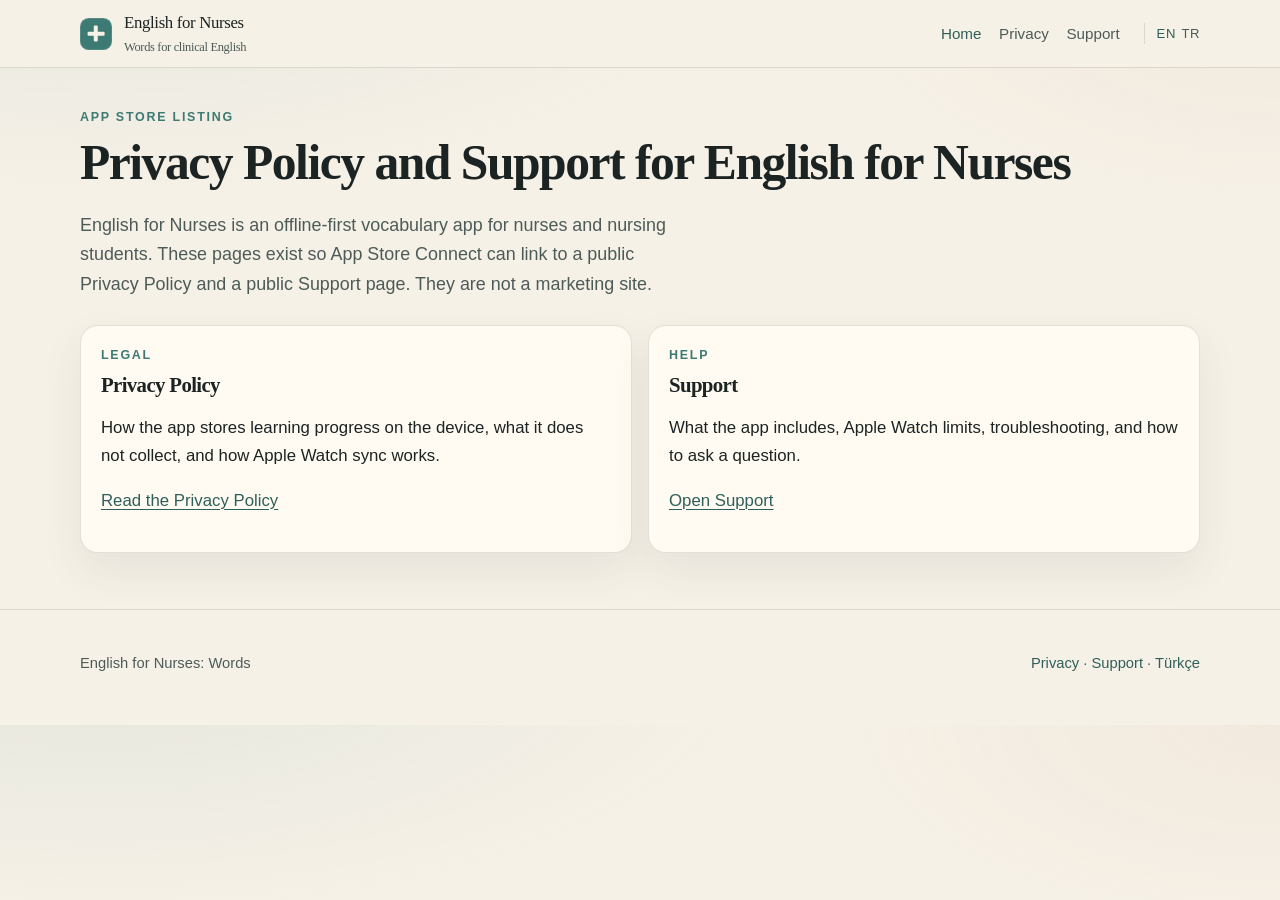
<file: index.html>
<!DOCTYPE html>
<html lang="en">
  <head>
    <meta charset="utf-8" />
    <meta name="viewport" content="width=device-width, initial-scale=1" />
    <title>English for Nurses — Privacy &amp; Support</title>
    <meta
      name="description"
      content="Public Privacy Policy and Support pages for English for Nurses: Words, an offline English-learning app for nurses."
    />
    <link rel="stylesheet" href="style.css" />
  </head>
  <body>
    <a class="skip" href="#main">Skip to content</a>
    <header class="top">
      <div class="top-inner">
        <a class="brand" href="index.html">
          <span class="mark" aria-hidden="true"></span>
          <span class="brand-name">
            English for Nurses
            <small>Words for clinical English</small>
          </span>
        </a>
        <nav aria-label="Primary">
          <a href="index.html" aria-current="page">Home</a>
          <a href="privacy.html">Privacy</a>
          <a href="support.html">Support</a>
          <span class="lang" aria-label="Language">
            <a href="index.html" aria-current="page">EN</a>
            <a href="index-tr.html">TR</a>
          </span>
        </nav>
      </div>
    </header>
    <main id="main" class="hero">
      <div class="wrap">
        <p class="kicker">App Store listing</p>
        <h1>Privacy Policy and Support for English for Nurses</h1>
        <p class="lede">
          English for Nurses is an offline-first vocabulary app for nurses and
          nursing students. These pages exist so App Store Connect can link to
          a public Privacy Policy and a public Support page. They are not a
          marketing site.
        </p>
        <div class="cards">
          <article class="card">
            <p class="kicker">Legal</p>
            <h2>Privacy Policy</h2>
            <p>
              How the app stores learning progress on the device, what it does
              not collect, and how Apple Watch sync works.
            </p>
            <p><a href="privacy.html">Read the Privacy Policy</a></p>
          </article>
          <article class="card">
            <p class="kicker">Help</p>
            <h2>Support</h2>
            <p>
              What the app includes, Apple Watch limits, troubleshooting, and
              how to ask a question.
            </p>
            <p><a href="support.html">Open Support</a></p>
          </article>
        </div>
      </div>
    </main>
    <footer>
      <div class="foot-inner">
        <span>English for Nurses: Words</span>
        <span>
          <a href="privacy.html">Privacy</a>
          ·
          <a href="support.html">Support</a>
          ·
          <a href="index-tr.html">Türkçe</a>
        </span>
      </div>
    </footer>
  </body>
</html>
</file>
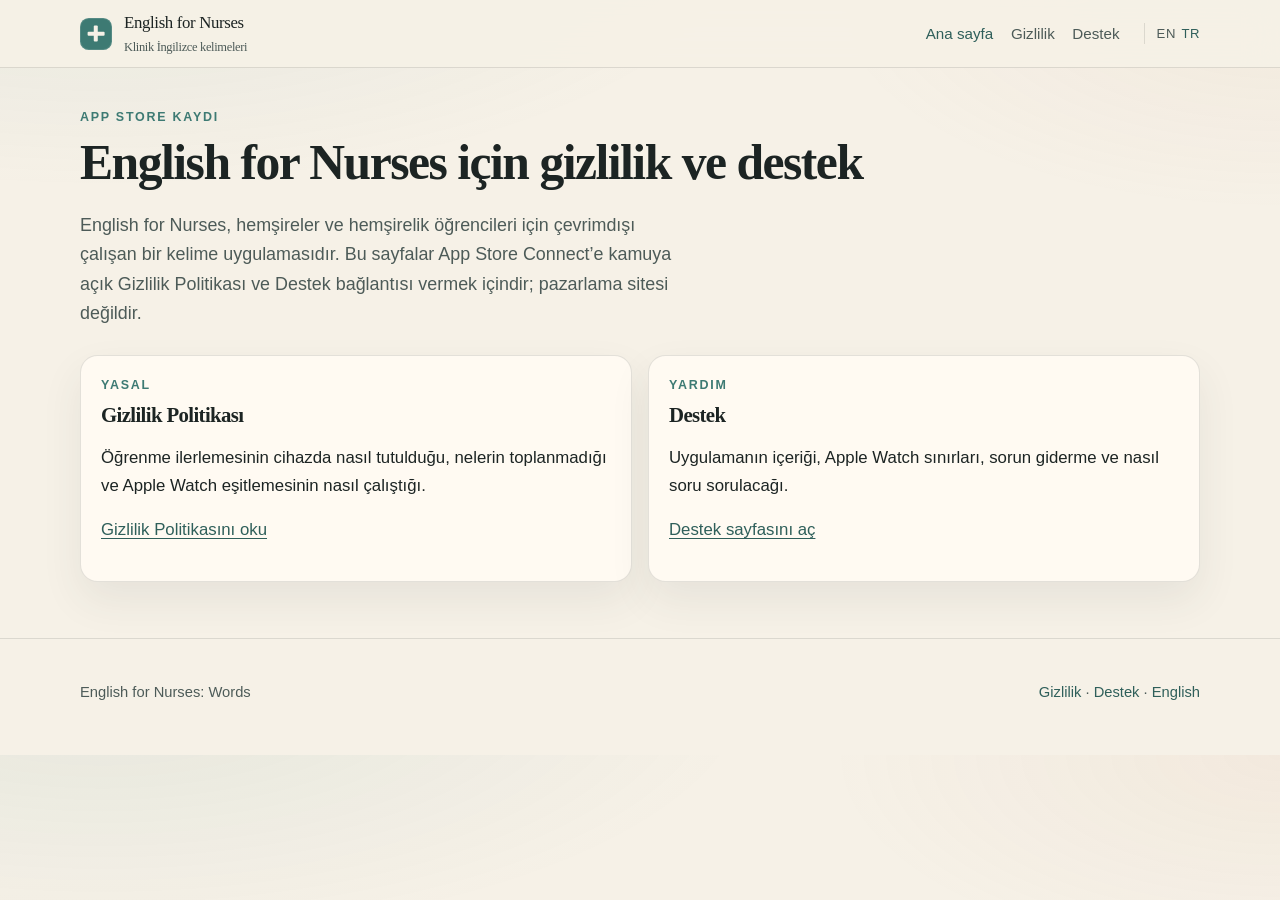
<file: index-tr.html>
<!DOCTYPE html>
<html lang="tr">
  <head>
    <meta charset="utf-8" />
    <meta name="viewport" content="width=device-width, initial-scale=1" />
    <title>English for Nurses — Gizlilik ve Destek</title>
    <meta
      name="description"
      content="English for Nurses: Words uygulamasının kamuya açık Gizlilik Politikası ve Destek sayfaları."
    />
    <link rel="stylesheet" href="style.css" />
  </head>
  <body>
    <a class="skip" href="#main">İçeriğe geç</a>
    <header class="top">
      <div class="top-inner">
        <a class="brand" href="index-tr.html">
          <span class="mark" aria-hidden="true"></span>
          <span class="brand-name">
            English for Nurses
            <small>Klinik İngilizce kelimeleri</small>
          </span>
        </a>
        <nav aria-label="Ana menü">
          <a href="index-tr.html" aria-current="page">Ana sayfa</a>
          <a href="privacy-tr.html">Gizlilik</a>
          <a href="support-tr.html">Destek</a>
          <span class="lang" aria-label="Dil">
            <a href="index.html">EN</a>
            <a href="index-tr.html" aria-current="page">TR</a>
          </span>
        </nav>
      </div>
    </header>
    <main id="main" class="hero">
      <div class="wrap">
        <p class="kicker">App Store kaydı</p>
        <h1>English for Nurses için gizlilik ve destek</h1>
        <p class="lede">
          English for Nurses, hemşireler ve hemşirelik öğrencileri için
          çevrimdışı çalışan bir kelime uygulamasıdır. Bu sayfalar App Store
          Connect’e kamuya açık Gizlilik Politikası ve Destek bağlantısı
          vermek içindir; pazarlama sitesi değildir.
        </p>
        <div class="cards">
          <article class="card">
            <p class="kicker">Yasal</p>
            <h2>Gizlilik Politikası</h2>
            <p>
              Öğrenme ilerlemesinin cihazda nasıl tutulduğu, nelerin
              toplanmadığı ve Apple Watch eşitlemesinin nasıl çalıştığı.
            </p>
            <p><a href="privacy-tr.html">Gizlilik Politikasını oku</a></p>
          </article>
          <article class="card">
            <p class="kicker">Yardım</p>
            <h2>Destek</h2>
            <p>
              Uygulamanın içeriği, Apple Watch sınırları, sorun giderme ve
              nasıl soru sorulacağı.
            </p>
            <p><a href="support-tr.html">Destek sayfasını aç</a></p>
          </article>
        </div>
      </div>
    </main>
    <footer>
      <div class="foot-inner">
        <span>English for Nurses: Words</span>
        <span>
          <a href="privacy-tr.html">Gizlilik</a>
          ·
          <a href="support-tr.html">Destek</a>
          ·
          <a href="index.html">English</a>
        </span>
      </div>
    </footer>
  </body>
</html>
</file>
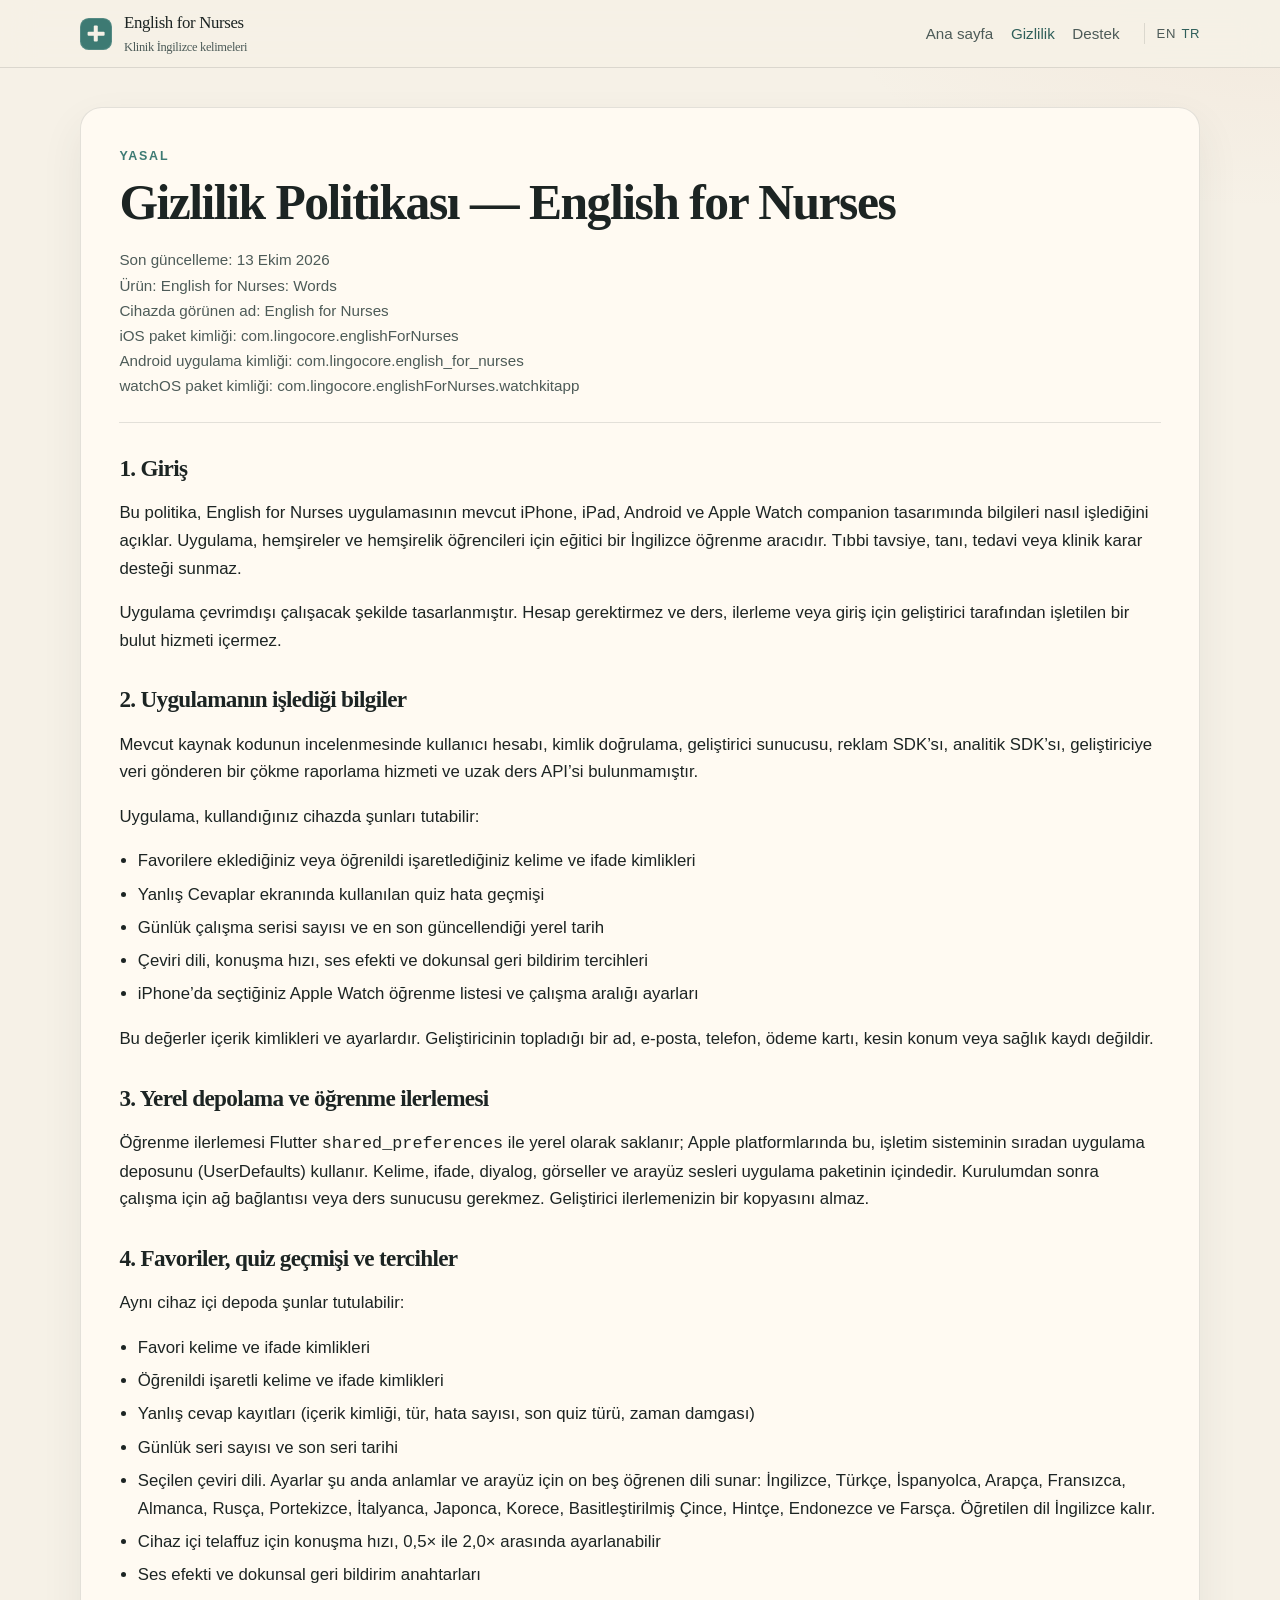
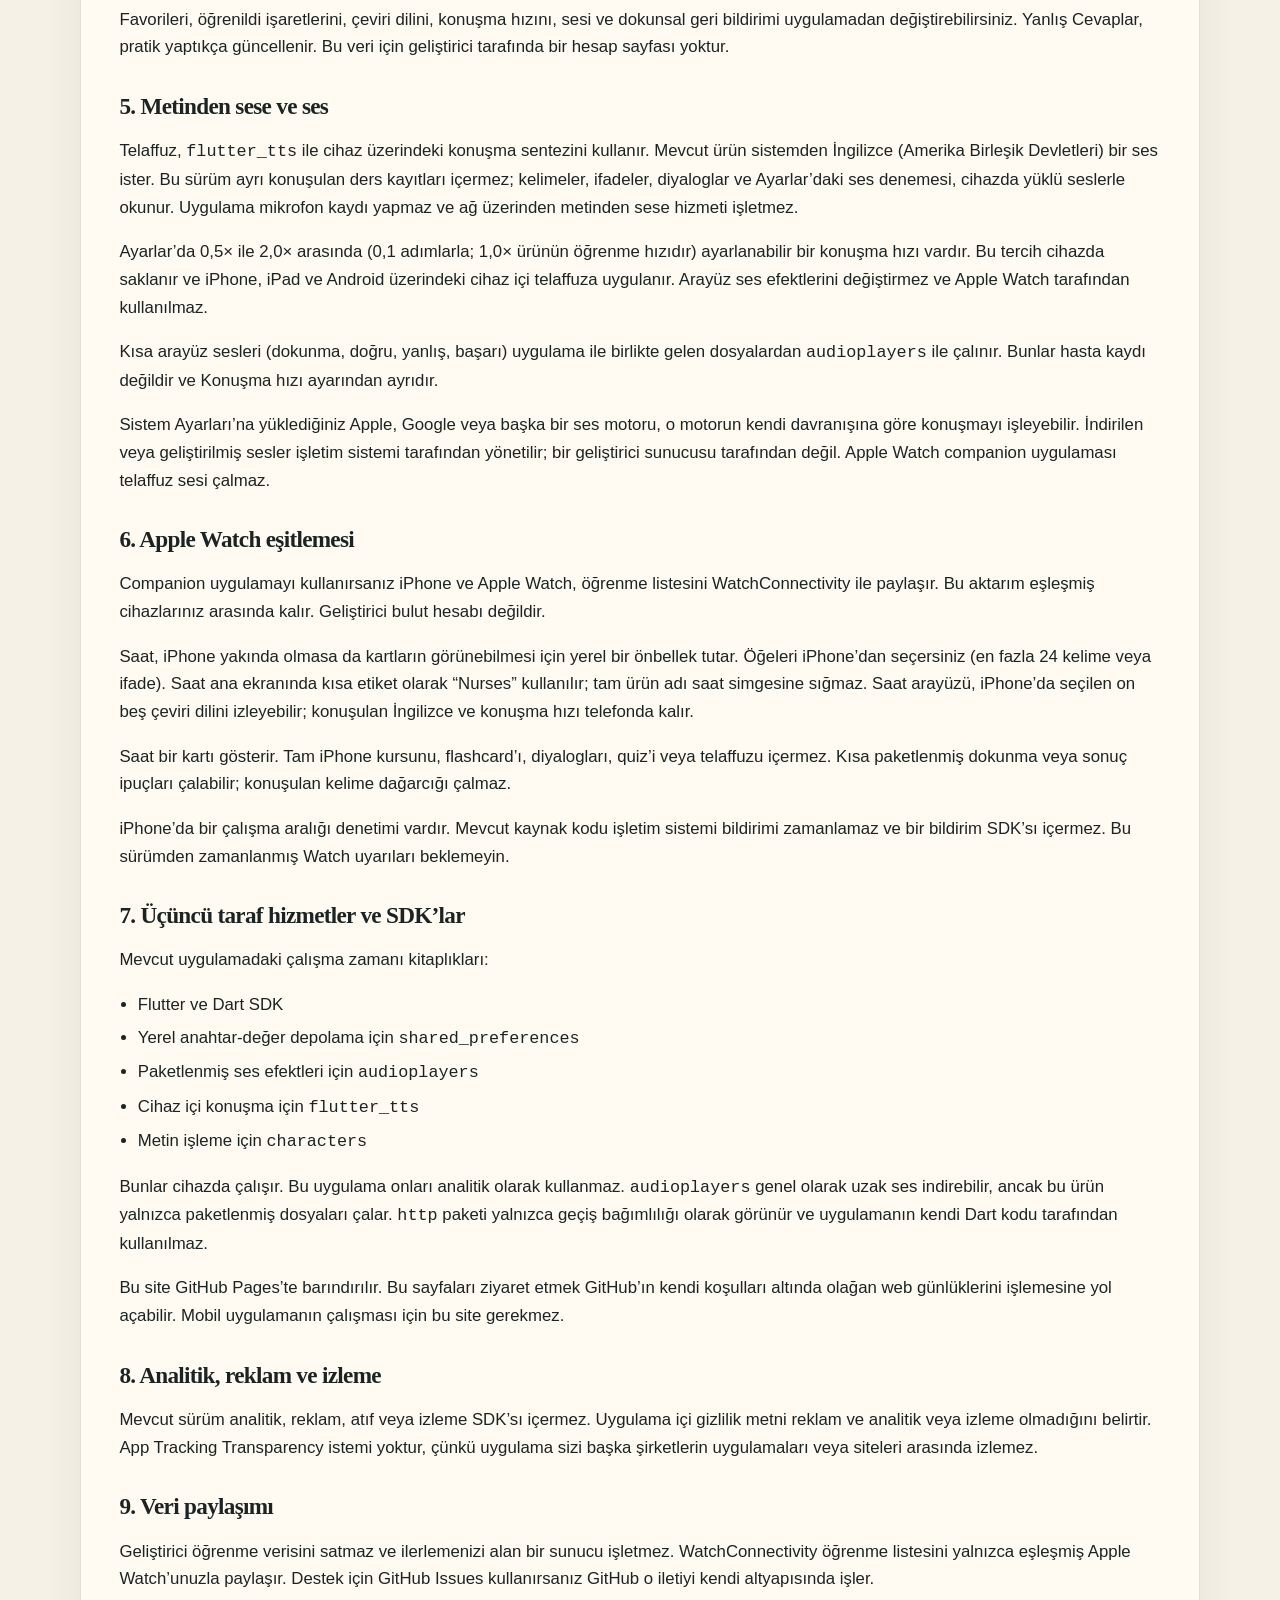
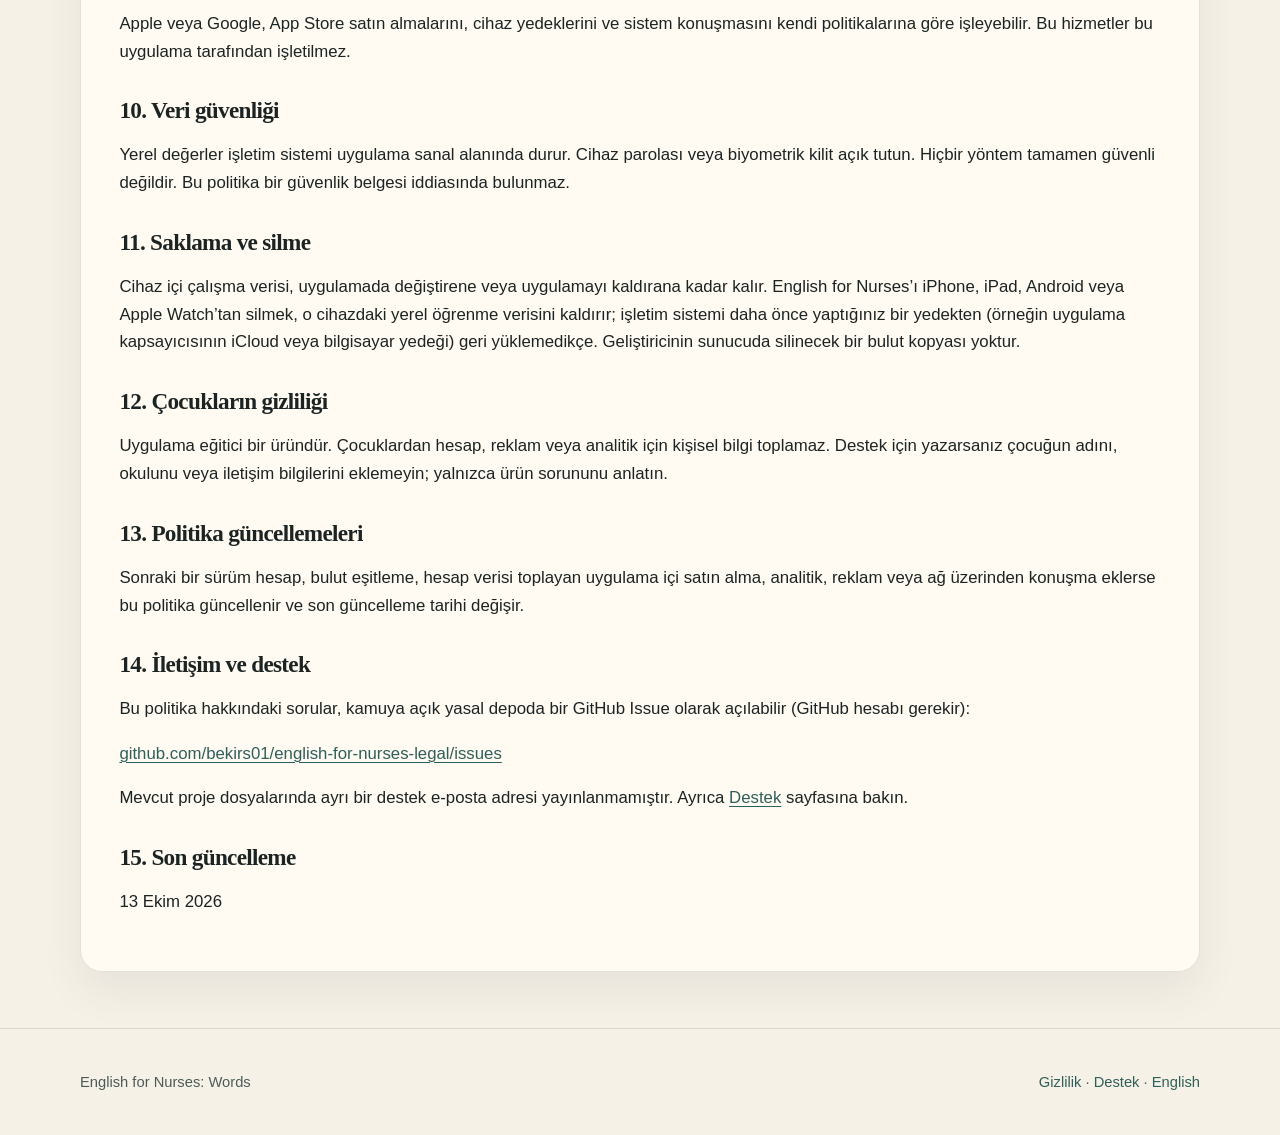
<file: privacy-tr.html>
<!DOCTYPE html>
<html lang="tr">
  <head>
    <meta charset="utf-8" />
    <meta name="viewport" content="width=device-width, initial-scale=1" />
    <title>Gizlilik Politikası — English for Nurses</title>
    <meta
      name="description"
      content="English for Nurses Gizlilik Politikası. Öğrenme ilerlemesi cihazda kalır. Hesap, analitik, reklam veya geliştirici sunucusu yoktur."
    />
    <link rel="stylesheet" href="style.css" />
  </head>
  <body>
    <a class="skip" href="#main">İçeriğe geç</a>
    <header class="top">
      <div class="top-inner">
        <a class="brand" href="index-tr.html">
          <span class="mark" aria-hidden="true"></span>
          <span class="brand-name">
            English for Nurses
            <small>Klinik İngilizce kelimeleri</small>
          </span>
        </a>
        <nav aria-label="Ana menü">
          <a href="index-tr.html">Ana sayfa</a>
          <a href="privacy-tr.html" aria-current="page">Gizlilik</a>
          <a href="support-tr.html">Destek</a>
          <span class="lang" aria-label="Dil">
            <a href="privacy.html">EN</a>
            <a href="privacy-tr.html" aria-current="page">TR</a>
          </span>
        </nav>
      </div>
    </header>
    <main id="main" class="page">
      <div class="wrap">
        <article class="panel">
          <p class="kicker">Yasal</p>
          <h1>Gizlilik Politikası — English for Nurses</h1>
          <p class="meta">
            Son güncelleme: 13 Ekim 2026<br />
            Ürün: English for Nurses: Words<br />
            Cihazda görünen ad: English for Nurses<br />
            iOS paket kimliği: com.lingocore.englishForNurses<br />
            Android uygulama kimliği: com.lingocore.english_for_nurses<br />
            watchOS paket kimliği: com.lingocore.englishForNurses.watchkitapp
          </p>
          <hr class="rule" />

          <h2>1. Giriş</h2>
          <p>
            Bu politika, English for Nurses uygulamasının mevcut iPhone, iPad,
            Android ve Apple Watch companion tasarımında bilgileri nasıl
            işlediğini açıklar. Uygulama, hemşireler ve hemşirelik
            öğrencileri için eğitici bir İngilizce öğrenme aracıdır. Tıbbi
            tavsiye, tanı, tedavi veya klinik karar desteği sunmaz.
          </p>
          <p>
            Uygulama çevrimdışı çalışacak şekilde tasarlanmıştır. Hesap
            gerektirmez ve ders, ilerleme veya giriş için geliştirici
            tarafından işletilen bir bulut hizmeti içermez.
          </p>

          <h2>2. Uygulamanın işlediği bilgiler</h2>
          <p>
            Mevcut kaynak kodunun incelenmesinde kullanıcı hesabı, kimlik
            doğrulama, geliştirici sunucusu, reklam SDK’sı, analitik SDK’sı,
            geliştiriciye veri gönderen bir çökme raporlama hizmeti ve uzak
            ders API’si bulunmamıştır.
          </p>
          <p>Uygulama, kullandığınız cihazda şunları tutabilir:</p>
          <ul>
            <li>Favorilere eklediğiniz veya öğrenildi işaretlediğiniz kelime ve ifade kimlikleri</li>
            <li>Yanlış Cevaplar ekranında kullanılan quiz hata geçmişi</li>
            <li>Günlük çalışma serisi sayısı ve en son güncellendiği yerel tarih</li>
            <li>
              Çeviri dili, konuşma hızı, ses efekti ve dokunsal geri bildirim
              tercihleri
            </li>
            <li>iPhone’da seçtiğiniz Apple Watch öğrenme listesi ve çalışma aralığı ayarları</li>
          </ul>
          <p>
            Bu değerler içerik kimlikleri ve ayarlardır. Geliştiricinin
            topladığı bir ad, e-posta, telefon, ödeme kartı, kesin konum veya
            sağlık kaydı değildir.
          </p>

          <h2>3. Yerel depolama ve öğrenme ilerlemesi</h2>
          <p>
            Öğrenme ilerlemesi Flutter <code>shared_preferences</code> ile
            yerel olarak saklanır; Apple platformlarında bu, işletim
            sisteminin sıradan uygulama deposunu (UserDefaults) kullanır.
            Kelime, ifade, diyalog, görseller ve arayüz sesleri uygulama
            paketinin içindedir. Kurulumdan sonra çalışma için ağ bağlantısı
            veya ders sunucusu gerekmez. Geliştirici ilerlemenizin bir kopyasını
            almaz.
          </p>

          <h2>4. Favoriler, quiz geçmişi ve tercihler</h2>
          <p>Aynı cihaz içi depoda şunlar tutulabilir:</p>
          <ul>
            <li>Favori kelime ve ifade kimlikleri</li>
            <li>Öğrenildi işaretli kelime ve ifade kimlikleri</li>
            <li>Yanlış cevap kayıtları (içerik kimliği, tür, hata sayısı, son quiz türü, zaman damgası)</li>
            <li>Günlük seri sayısı ve son seri tarihi</li>
            <li>
              Seçilen çeviri dili. Ayarlar şu anda anlamlar ve arayüz için on
              beş öğrenen dili sunar: İngilizce, Türkçe, İspanyolca, Arapça,
              Fransızca, Almanca, Rusça, Portekizce, İtalyanca, Japonca,
              Korece, Basitleştirilmiş Çince, Hintçe, Endonezce ve Farsça.
              Öğretilen dil İngilizce kalır.
            </li>
            <li>
              Cihaz içi telaffuz için konuşma hızı, 0,5× ile 2,0× arasında
              ayarlanabilir
            </li>
            <li>Ses efekti ve dokunsal geri bildirim anahtarları</li>
          </ul>
          <p>
            Favorileri, öğrenildi işaretlerini, çeviri dilini, konuşma hızını,
            sesi ve dokunsal geri bildirimi uygulamadan değiştirebilirsiniz.
            Yanlış Cevaplar, pratik yaptıkça güncellenir. Bu veri için
            geliştirici tarafında bir hesap sayfası yoktur.
          </p>

          <h2>5. Metinden sese ve ses</h2>
          <p>
            Telaffuz, <code>flutter_tts</code> ile cihaz üzerindeki konuşma
            sentezini kullanır. Mevcut ürün sistemden İngilizce (Amerika
            Birleşik Devletleri) bir ses ister. Bu sürüm ayrı konuşulan ders
            kayıtları içermez; kelimeler, ifadeler, diyaloglar ve Ayarlar’daki
            ses denemesi, cihazda yüklü seslerle okunur. Uygulama mikrofon
            kaydı yapmaz ve ağ üzerinden metinden sese hizmeti işletmez.
          </p>
          <p>
            Ayarlar’da 0,5× ile 2,0× arasında (0,1 adımlarla; 1,0× ürünün
            öğrenme hızıdır) ayarlanabilir bir konuşma hızı vardır. Bu tercih
            cihazda saklanır ve iPhone, iPad ve Android üzerindeki cihaz içi
            telaffuza uygulanır. Arayüz ses efektlerini değiştirmez ve Apple
            Watch tarafından kullanılmaz.
          </p>
          <p>
            Kısa arayüz sesleri (dokunma, doğru, yanlış, başarı) uygulama ile
            birlikte gelen dosyalardan <code>audioplayers</code> ile çalınır.
            Bunlar hasta kaydı değildir ve Konuşma hızı ayarından ayrıdır.
          </p>
          <p>
            Sistem Ayarları’na yüklediğiniz Apple, Google veya başka bir ses
            motoru, o motorun kendi davranışına göre konuşmayı işleyebilir.
            İndirilen veya geliştirilmiş sesler işletim sistemi tarafından
            yönetilir; bir geliştirici sunucusu tarafından değil. Apple Watch
            companion uygulaması telaffuz sesi çalmaz.
          </p>

          <h2>6. Apple Watch eşitlemesi</h2>
          <p>
            Companion uygulamayı kullanırsanız iPhone ve Apple Watch, öğrenme
            listesini WatchConnectivity ile paylaşır. Bu aktarım eşleşmiş
            cihazlarınız arasında kalır. Geliştirici bulut hesabı değildir.
          </p>
          <p>
            Saat, iPhone yakında olmasa da kartların görünebilmesi için yerel
            bir önbellek tutar. Öğeleri iPhone’dan seçersiniz (en fazla 24
            kelime veya ifade). Saat ana ekranında kısa etiket olarak
            “Nurses” kullanılır; tam ürün adı saat simgesine sığmaz. Saat
            arayüzü, iPhone’da seçilen on beş çeviri dilini izleyebilir;
            konuşulan İngilizce ve konuşma hızı telefonda kalır.
          </p>
          <p>
            Saat bir kartı gösterir. Tam iPhone kursunu, flashcard’ı,
            diyalogları, quiz’i veya telaffuzu içermez. Kısa paketlenmiş
            dokunma veya sonuç ipuçları çalabilir; konuşulan kelime dağarcığı
            çalmaz.
          </p>
          <p>
            iPhone’da bir çalışma aralığı denetimi vardır. Mevcut kaynak kodu
            işletim sistemi bildirimi zamanlamaz ve bir bildirim SDK’sı
            içermez. Bu sürümden zamanlanmış Watch uyarıları beklemeyin.
          </p>

          <h2>7. Üçüncü taraf hizmetler ve SDK’lar</h2>
          <p>Mevcut uygulamadaki çalışma zamanı kitaplıkları:</p>
          <ul>
            <li>Flutter ve Dart SDK</li>
            <li>Yerel anahtar-değer depolama için <code>shared_preferences</code></li>
            <li>Paketlenmiş ses efektleri için <code>audioplayers</code></li>
            <li>Cihaz içi konuşma için <code>flutter_tts</code></li>
            <li>Metin işleme için <code>characters</code></li>
          </ul>
          <p>
            Bunlar cihazda çalışır. Bu uygulama onları analitik olarak
            kullanmaz. <code>audioplayers</code> genel olarak uzak ses
            indirebilir, ancak bu ürün yalnızca paketlenmiş dosyaları çalar.
            <code>http</code> paketi yalnızca geçiş bağımlılığı olarak görünür
            ve uygulamanın kendi Dart kodu tarafından kullanılmaz.
          </p>
          <p>
            Bu site GitHub Pages’te barındırılır. Bu sayfaları ziyaret etmek
            GitHub’ın kendi koşulları altında olağan web günlüklerini işlemesine
            yol açabilir. Mobil uygulamanın çalışması için bu site gerekmez.
          </p>

          <h2>8. Analitik, reklam ve izleme</h2>
          <p>
            Mevcut sürüm analitik, reklam, atıf veya izleme SDK’sı içermez.
            Uygulama içi gizlilik metni reklam ve analitik veya izleme
            olmadığını belirtir. App Tracking Transparency istemi yoktur,
            çünkü uygulama sizi başka şirketlerin uygulamaları veya siteleri
            arasında izlemez.
          </p>

          <h2>9. Veri paylaşımı</h2>
          <p>
            Geliştirici öğrenme verisini satmaz ve ilerlemenizi alan bir
            sunucu işletmez. WatchConnectivity öğrenme listesini yalnızca
            eşleşmiş Apple Watch’unuzla paylaşır. Destek için GitHub Issues
            kullanırsanız GitHub o iletiyi kendi altyapısında işler.
          </p>
          <p>
            Apple veya Google, App Store satın almalarını, cihaz yedeklerini
            ve sistem konuşmasını kendi politikalarına göre işleyebilir. Bu
            hizmetler bu uygulama tarafından işletilmez.
          </p>

          <h2>10. Veri güvenliği</h2>
          <p>
            Yerel değerler işletim sistemi uygulama sanal alanında durur. Cihaz
            parolası veya biyometrik kilit açık tutun. Hiçbir yöntem tamamen
            güvenli değildir. Bu politika bir güvenlik belgesi iddiasında
            bulunmaz.
          </p>

          <h2>11. Saklama ve silme</h2>
          <p>
            Cihaz içi çalışma verisi, uygulamada değiştirene veya uygulamayı
            kaldırana kadar kalır. English for Nurses’ı iPhone, iPad, Android
            veya Apple Watch’tan silmek, o cihazdaki yerel öğrenme verisini
            kaldırır; işletim sistemi daha önce yaptığınız bir yedekten (örneğin
            uygulama kapsayıcısının iCloud veya bilgisayar yedeği) geri
            yüklemedikçe. Geliştiricinin sunucuda silinecek bir bulut kopyası
            yoktur.
          </p>

          <h2>12. Çocukların gizliliği</h2>
          <p>
            Uygulama eğitici bir üründür. Çocuklardan hesap, reklam veya
            analitik için kişisel bilgi toplamaz. Destek için yazarsanız
            çocuğun adını, okulunu veya iletişim bilgilerini eklemeyin;
            yalnızca ürün sorununu anlatın.
          </p>

          <h2>13. Politika güncellemeleri</h2>
          <p>
            Sonraki bir sürüm hesap, bulut eşitleme, hesap verisi toplayan
            uygulama içi satın alma, analitik, reklam veya ağ üzerinden konuşma
            eklerse bu politika güncellenir ve son güncelleme tarihi değişir.
          </p>

          <h2>14. İletişim ve destek</h2>
          <p>
            Bu politika hakkındaki sorular, kamuya açık yasal depoda bir
            GitHub Issue olarak açılabilir (GitHub hesabı gerekir):
          </p>
          <p>
            <a href="https://github.com/bekirs01/english-for-nurses-legal/issues"
              >github.com/bekirs01/english-for-nurses-legal/issues</a
            >
          </p>
          <p>
            Mevcut proje dosyalarında ayrı bir destek e-posta adresi yayınlanmamıştır.
            Ayrıca <a href="support-tr.html">Destek</a> sayfasına bakın.
          </p>

          <h2>15. Son güncelleme</h2>
          <p>13 Ekim 2026</p>
        </article>
      </div>
    </main>
    <footer>
      <div class="foot-inner">
        <span>English for Nurses: Words</span>
        <span>
          <a href="privacy-tr.html">Gizlilik</a>
          ·
          <a href="support-tr.html">Destek</a>
          ·
          <a href="privacy.html">English</a>
        </span>
      </div>
    </footer>
  </body>
</html>
</file>
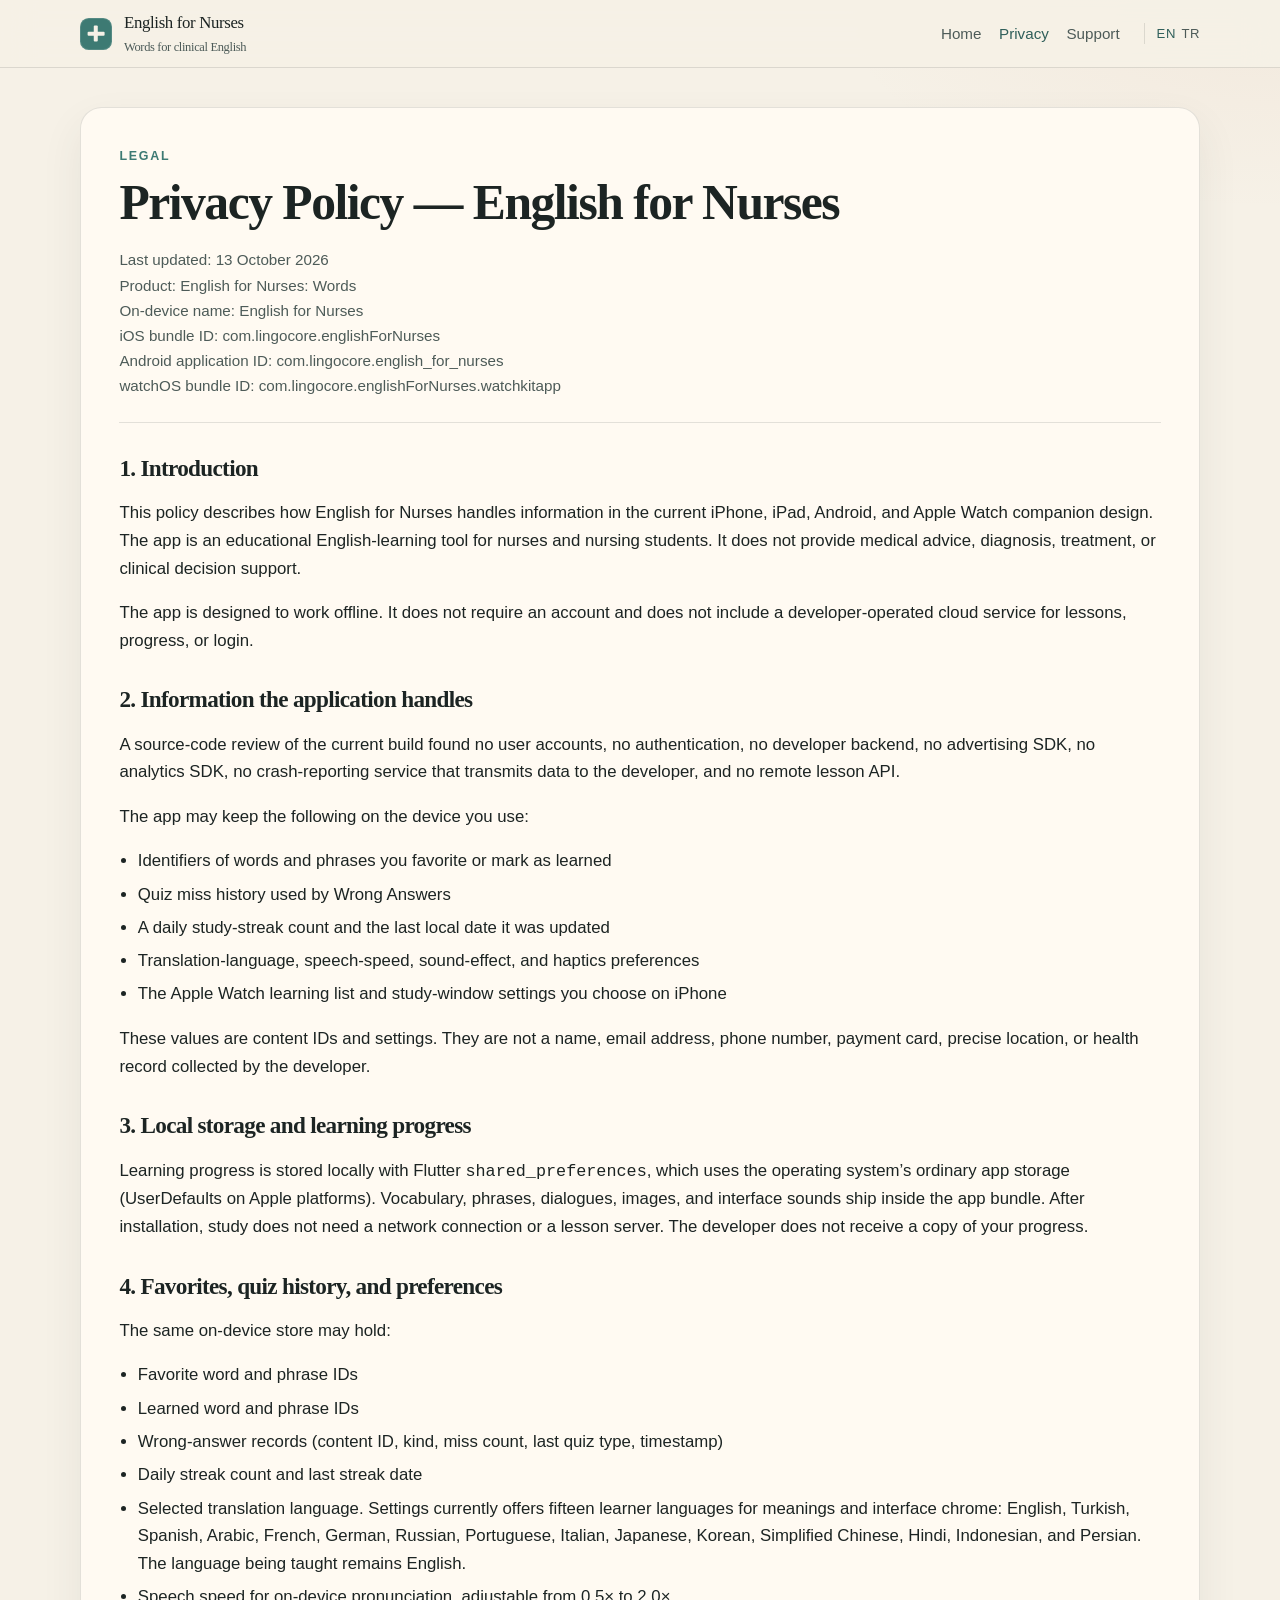
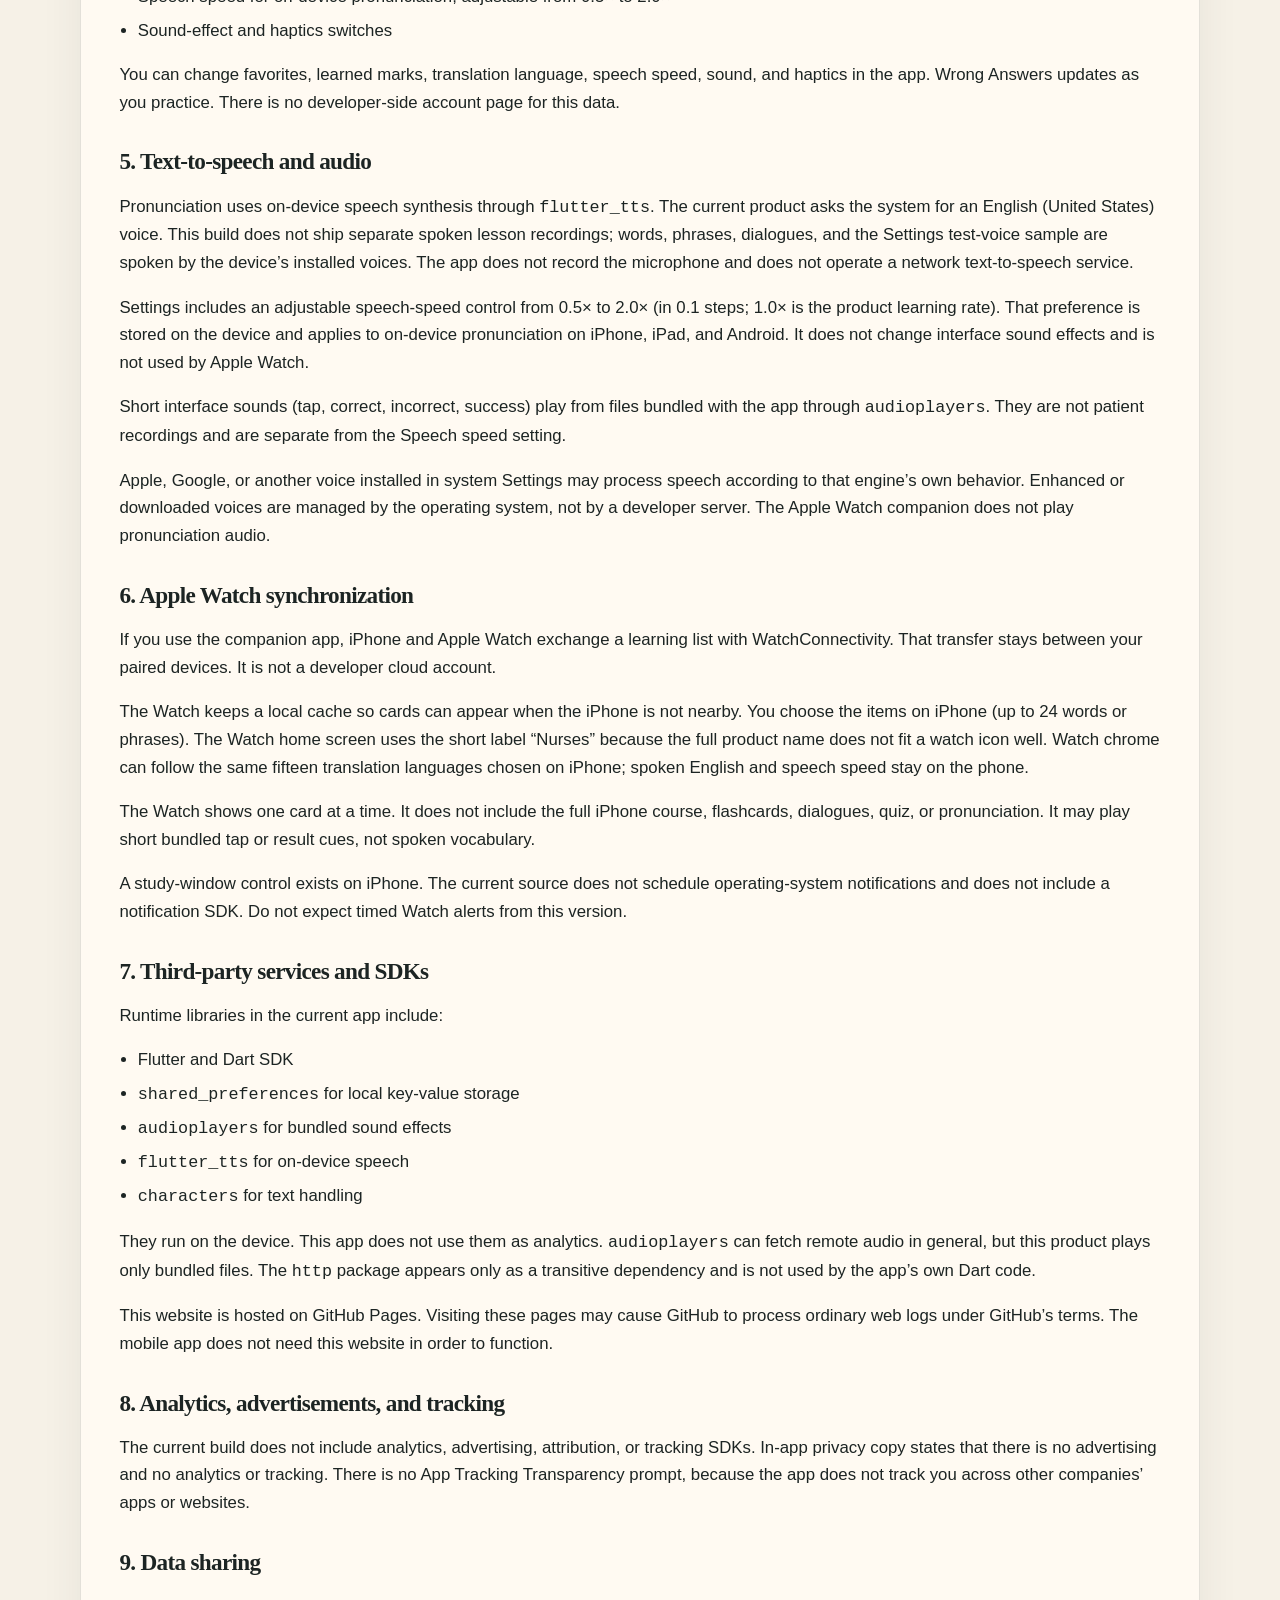
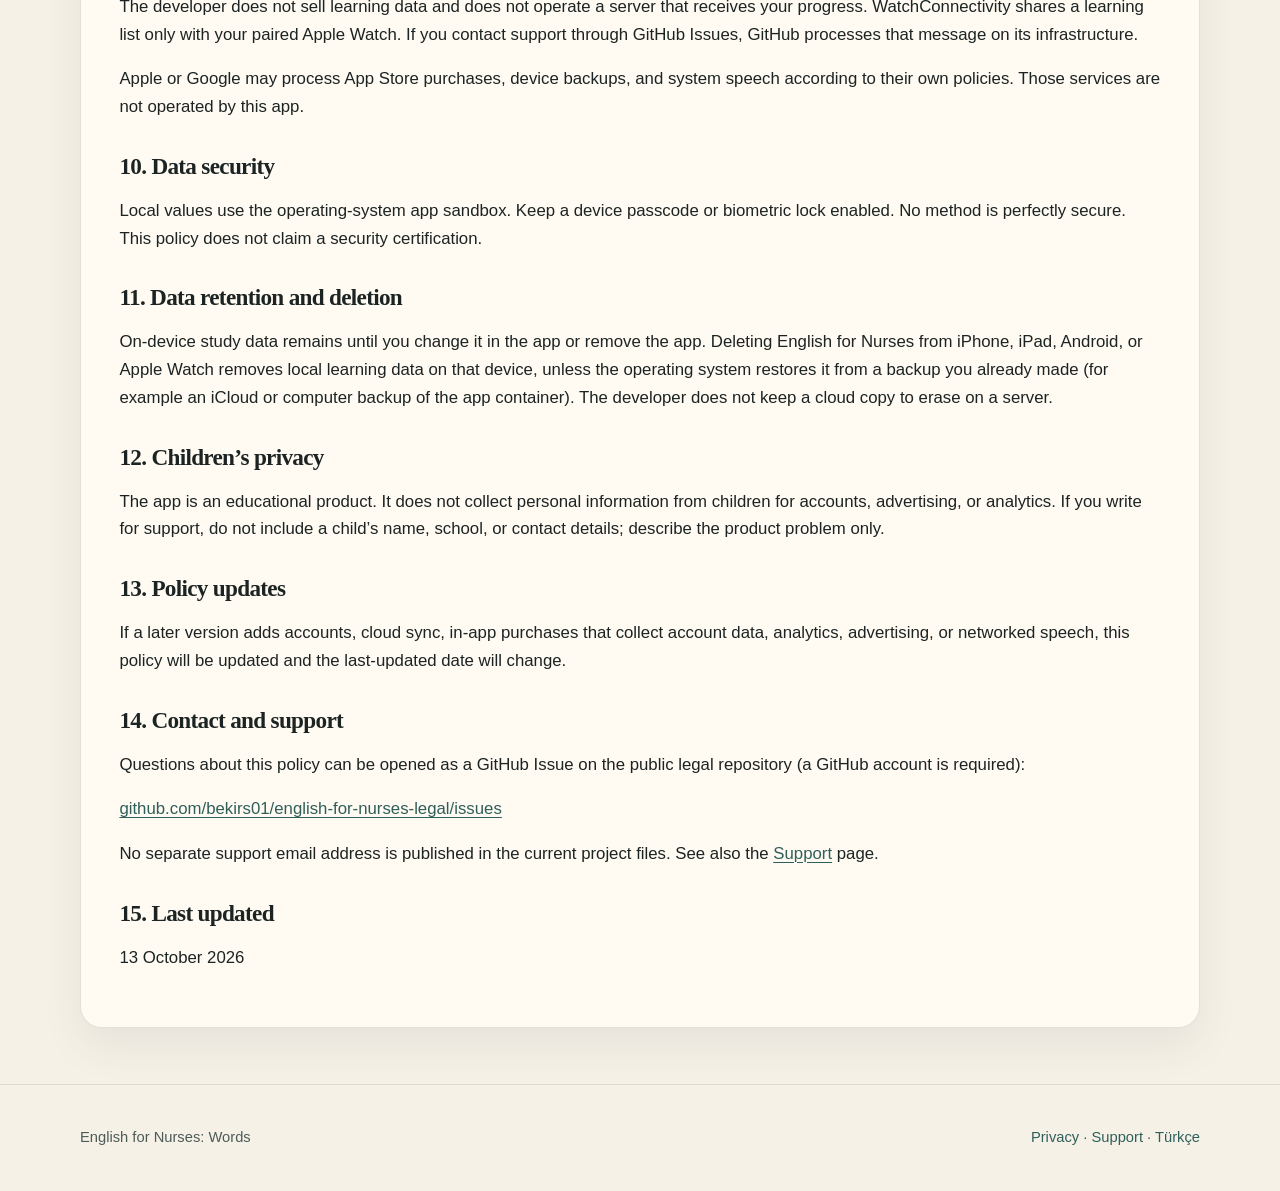
<file: privacy.html>
<!DOCTYPE html>
<html lang="en">
  <head>
    <meta charset="utf-8" />
    <meta name="viewport" content="width=device-width, initial-scale=1" />
    <title>Privacy Policy — English for Nurses</title>
    <meta
      name="description"
      content="Privacy Policy for English for Nurses. Learning progress stays on the device. No accounts, analytics, advertisements, or developer backend."
    />
    <link rel="stylesheet" href="style.css" />
  </head>
  <body>
    <a class="skip" href="#main">Skip to content</a>
    <header class="top">
      <div class="top-inner">
        <a class="brand" href="index.html">
          <span class="mark" aria-hidden="true"></span>
          <span class="brand-name">
            English for Nurses
            <small>Words for clinical English</small>
          </span>
        </a>
        <nav aria-label="Primary">
          <a href="index.html">Home</a>
          <a href="privacy.html" aria-current="page">Privacy</a>
          <a href="support.html">Support</a>
          <span class="lang" aria-label="Language">
            <a href="privacy.html" aria-current="page">EN</a>
            <a href="privacy-tr.html">TR</a>
          </span>
        </nav>
      </div>
    </header>
    <main id="main" class="page">
      <div class="wrap">
        <article class="panel">
          <p class="kicker">Legal</p>
          <h1>Privacy Policy — English for Nurses</h1>
          <p class="meta">
            Last updated: 13 October 2026<br />
            Product: English for Nurses: Words<br />
            On-device name: English for Nurses<br />
            iOS bundle ID: com.lingocore.englishForNurses<br />
            Android application ID: com.lingocore.english_for_nurses<br />
            watchOS bundle ID: com.lingocore.englishForNurses.watchkitapp
          </p>
          <hr class="rule" />

          <h2>1. Introduction</h2>
          <p>
            This policy describes how English for Nurses handles information in
            the current iPhone, iPad, Android, and Apple Watch companion
            design. The app is an educational English-learning tool for nurses
            and nursing students. It does not provide medical advice,
            diagnosis, treatment, or clinical decision support.
          </p>
          <p>
            The app is designed to work offline. It does not require an
            account and does not include a developer-operated cloud service
            for lessons, progress, or login.
          </p>

          <h2>2. Information the application handles</h2>
          <p>
            A source-code review of the current build found no user accounts,
            no authentication, no developer backend, no advertising SDK, no
            analytics SDK, no crash-reporting service that transmits data to
            the developer, and no remote lesson API.
          </p>
          <p>The app may keep the following on the device you use:</p>
          <ul>
            <li>Identifiers of words and phrases you favorite or mark as learned</li>
            <li>Quiz miss history used by Wrong Answers</li>
            <li>A daily study-streak count and the last local date it was updated</li>
            <li>
              Translation-language, speech-speed, sound-effect, and haptics
              preferences
            </li>
            <li>The Apple Watch learning list and study-window settings you choose on iPhone</li>
          </ul>
          <p>
            These values are content IDs and settings. They are not a name,
            email address, phone number, payment card, precise location, or
            health record collected by the developer.
          </p>

          <h2>3. Local storage and learning progress</h2>
          <p>
            Learning progress is stored locally with Flutter
            <code>shared_preferences</code>, which uses the operating system’s
            ordinary app storage (UserDefaults on Apple platforms). Vocabulary,
            phrases, dialogues, images, and interface sounds ship inside the
            app bundle. After installation, study does not need a network
            connection or a lesson server. The developer does not receive a
            copy of your progress.
          </p>

          <h2>4. Favorites, quiz history, and preferences</h2>
          <p>The same on-device store may hold:</p>
          <ul>
            <li>Favorite word and phrase IDs</li>
            <li>Learned word and phrase IDs</li>
            <li>Wrong-answer records (content ID, kind, miss count, last quiz type, timestamp)</li>
            <li>Daily streak count and last streak date</li>
            <li>
              Selected translation language. Settings currently offers fifteen
              learner languages for meanings and interface chrome:
              English, Turkish, Spanish, Arabic, French, German, Russian,
              Portuguese, Italian, Japanese, Korean, Simplified Chinese,
              Hindi, Indonesian, and Persian. The language being taught
              remains English.
            </li>
            <li>
              Speech speed for on-device pronunciation, adjustable from
              0.5× to 2.0×
            </li>
            <li>Sound-effect and haptics switches</li>
          </ul>
          <p>
            You can change favorites, learned marks, translation language,
            speech speed, sound, and haptics in the app. Wrong Answers updates
            as you practice. There is no developer-side account page for this
            data.
          </p>

          <h2>5. Text-to-speech and audio</h2>
          <p>
            Pronunciation uses on-device speech synthesis through
            <code>flutter_tts</code>. The current product asks the system for
            an English (United States) voice. This build does not ship separate
            spoken lesson recordings; words, phrases, dialogues, and the
            Settings test-voice sample are spoken by the device’s installed
            voices. The app does not record the microphone and does not
            operate a network text-to-speech service.
          </p>
          <p>
            Settings includes an adjustable speech-speed control from 0.5× to
            2.0× (in 0.1 steps; 1.0× is the product learning rate). That
            preference is stored on the device and applies to on-device
            pronunciation on iPhone, iPad, and Android. It does not change
            interface sound effects and is not used by Apple Watch.
          </p>
          <p>
            Short interface sounds (tap, correct, incorrect, success) play from
            files bundled with the app through <code>audioplayers</code>. They
            are not patient recordings and are separate from the Speech speed
            setting.
          </p>
          <p>
            Apple, Google, or another voice installed in system Settings may
            process speech according to that engine’s own behavior. Enhanced or
            downloaded voices are managed by the operating system, not by a
            developer server. The Apple Watch companion does not play
            pronunciation audio.
          </p>

          <h2>6. Apple Watch synchronization</h2>
          <p>
            If you use the companion app, iPhone and Apple Watch exchange a
            learning list with WatchConnectivity. That transfer stays between
            your paired devices. It is not a developer cloud account.
          </p>
          <p>
            The Watch keeps a local cache so cards can appear when the iPhone
            is not nearby. You choose the items on iPhone (up to 24 words or
            phrases). The Watch home screen uses the short label “Nurses”
            because the full product name does not fit a watch icon well.
            Watch chrome can follow the same fifteen translation languages
            chosen on iPhone; spoken English and speech speed stay on the
            phone.
          </p>
          <p>
            The Watch shows one card at a time. It does not include the full
            iPhone course, flashcards, dialogues, quiz, or pronunciation.
            It may play short bundled tap or result cues, not spoken
            vocabulary.
          </p>
          <p>
            A study-window control exists on iPhone. The current source does
            not schedule operating-system notifications and does not include a
            notification SDK. Do not expect timed Watch alerts from this
            version.
          </p>

          <h2>7. Third-party services and SDKs</h2>
          <p>Runtime libraries in the current app include:</p>
          <ul>
            <li>Flutter and Dart SDK</li>
            <li><code>shared_preferences</code> for local key-value storage</li>
            <li><code>audioplayers</code> for bundled sound effects</li>
            <li><code>flutter_tts</code> for on-device speech</li>
            <li><code>characters</code> for text handling</li>
          </ul>
          <p>
            They run on the device. This app does not use them as analytics.
            <code>audioplayers</code> can fetch remote audio in general, but
            this product plays only bundled files. The <code>http</code>
            package appears only as a transitive dependency and is not used by
            the app’s own Dart code.
          </p>
          <p>
            This website is hosted on GitHub Pages. Visiting these pages may
            cause GitHub to process ordinary web logs under GitHub’s terms. The
            mobile app does not need this website in order to function.
          </p>

          <h2>8. Analytics, advertisements, and tracking</h2>
          <p>
            The current build does not include analytics, advertising,
            attribution, or tracking SDKs. In-app privacy copy states that
            there is no advertising and no analytics or tracking. There is no
            App Tracking Transparency prompt, because the app does not track
            you across other companies’ apps or websites.
          </p>

          <h2>9. Data sharing</h2>
          <p>
            The developer does not sell learning data and does not operate a
            server that receives your progress. WatchConnectivity shares a
            learning list only with your paired Apple Watch. If you contact
            support through GitHub Issues, GitHub processes that message on its
            infrastructure.
          </p>
          <p>
            Apple or Google may process App Store purchases, device backups,
            and system speech according to their own policies. Those services
            are not operated by this app.
          </p>

          <h2>10. Data security</h2>
          <p>
            Local values use the operating-system app sandbox. Keep a device
            passcode or biometric lock enabled. No method is perfectly secure.
            This policy does not claim a security certification.
          </p>

          <h2>11. Data retention and deletion</h2>
          <p>
            On-device study data remains until you change it in the app or
            remove the app. Deleting English for Nurses from iPhone, iPad,
            Android, or Apple Watch removes local learning data on that
            device, unless the operating system restores it from a backup you
            already made (for example an iCloud or computer backup of the app
            container). The developer does not keep a cloud copy to erase on a
            server.
          </p>

          <h2>12. Children’s privacy</h2>
          <p>
            The app is an educational product. It does not collect personal
            information from children for accounts, advertising, or analytics.
            If you write for support, do not include a child’s name, school,
            or contact details; describe the product problem only.
          </p>

          <h2>13. Policy updates</h2>
          <p>
            If a later version adds accounts, cloud sync, in-app purchases
            that collect account data, analytics, advertising, or networked
            speech, this policy will be updated and the last-updated date will
            change.
          </p>

          <h2>14. Contact and support</h2>
          <p>
            Questions about this policy can be opened as a GitHub Issue on the
            public legal repository (a GitHub account is required):
          </p>
          <p>
            <a href="https://github.com/bekirs01/english-for-nurses-legal/issues"
              >github.com/bekirs01/english-for-nurses-legal/issues</a
            >
          </p>
          <p>
            No separate support email address is published in the current
            project files. See also the
            <a href="support.html">Support</a> page.
          </p>

          <h2>15. Last updated</h2>
          <p>13 October 2026</p>
        </article>
      </div>
    </main>
    <footer>
      <div class="foot-inner">
        <span>English for Nurses: Words</span>
        <span>
          <a href="privacy.html">Privacy</a>
          ·
          <a href="support.html">Support</a>
          ·
          <a href="privacy-tr.html">Türkçe</a>
        </span>
      </div>
    </footer>
  </body>
</html>
</file>
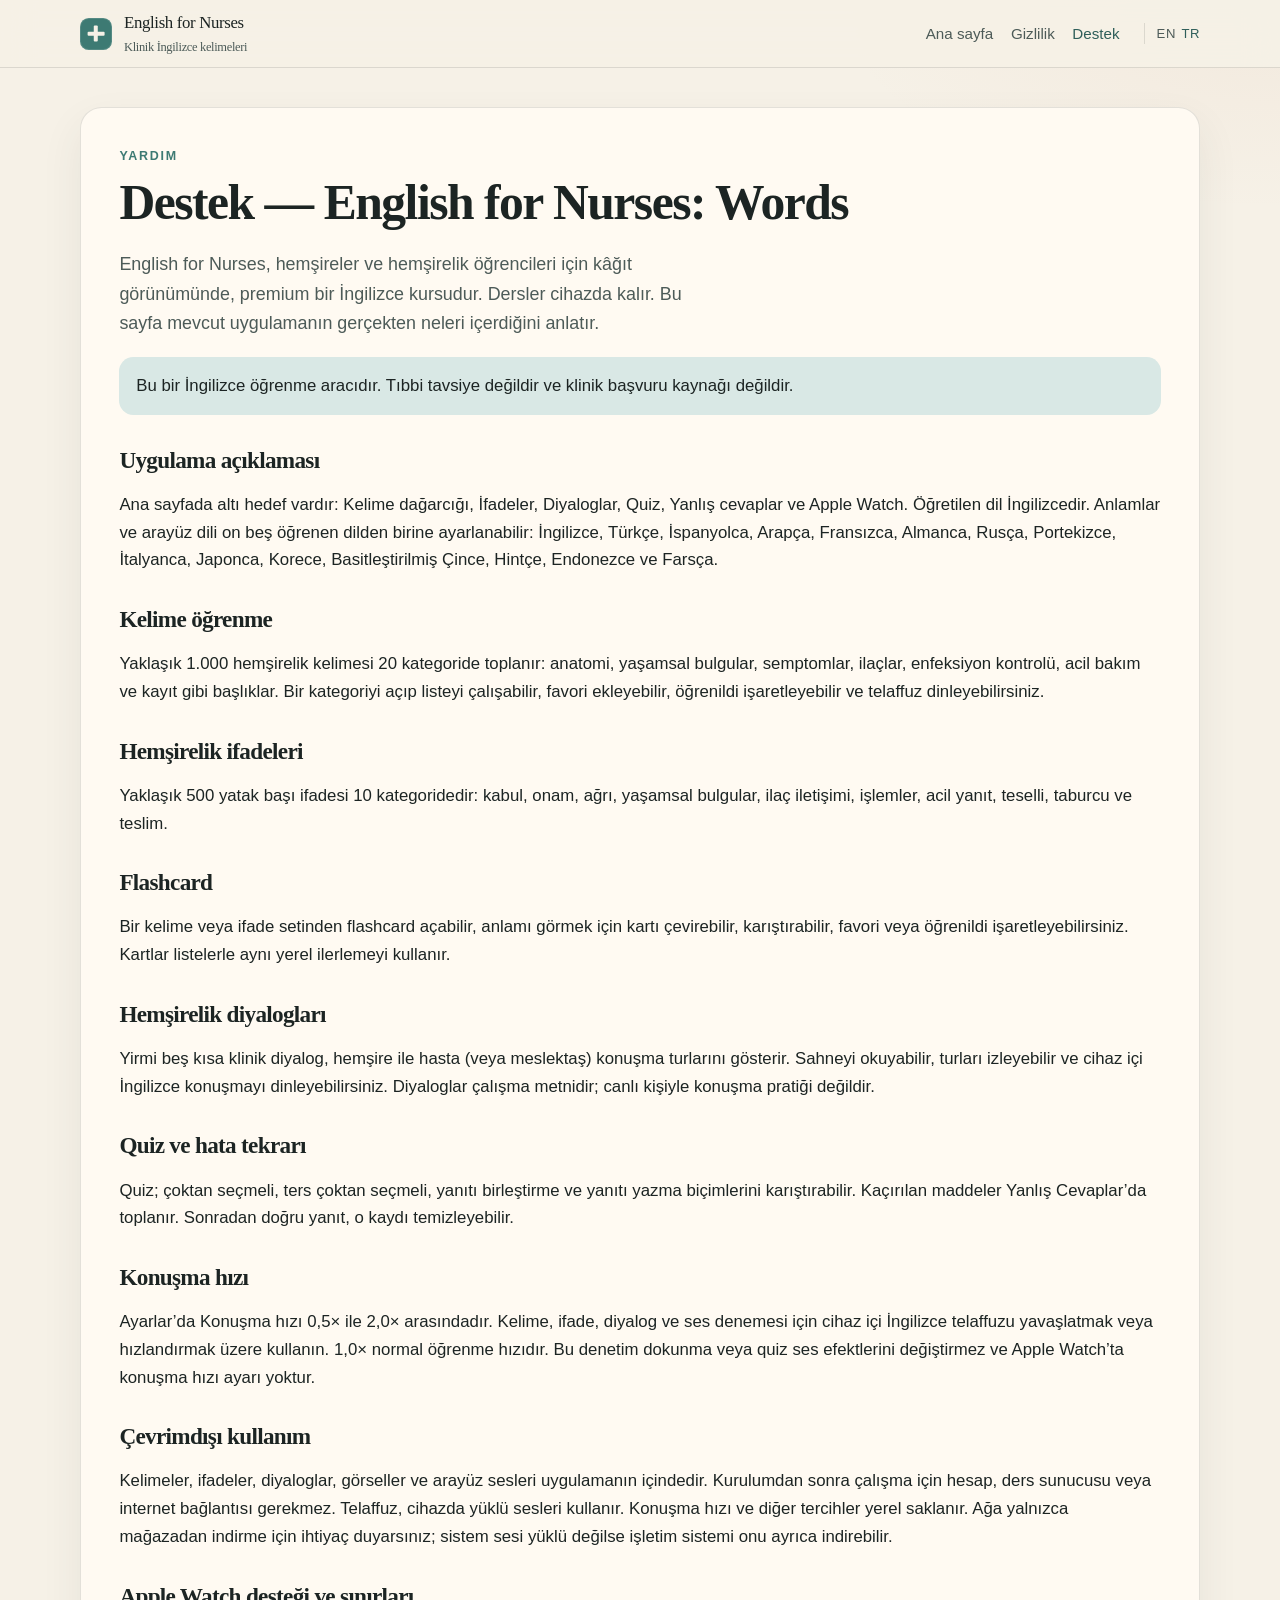
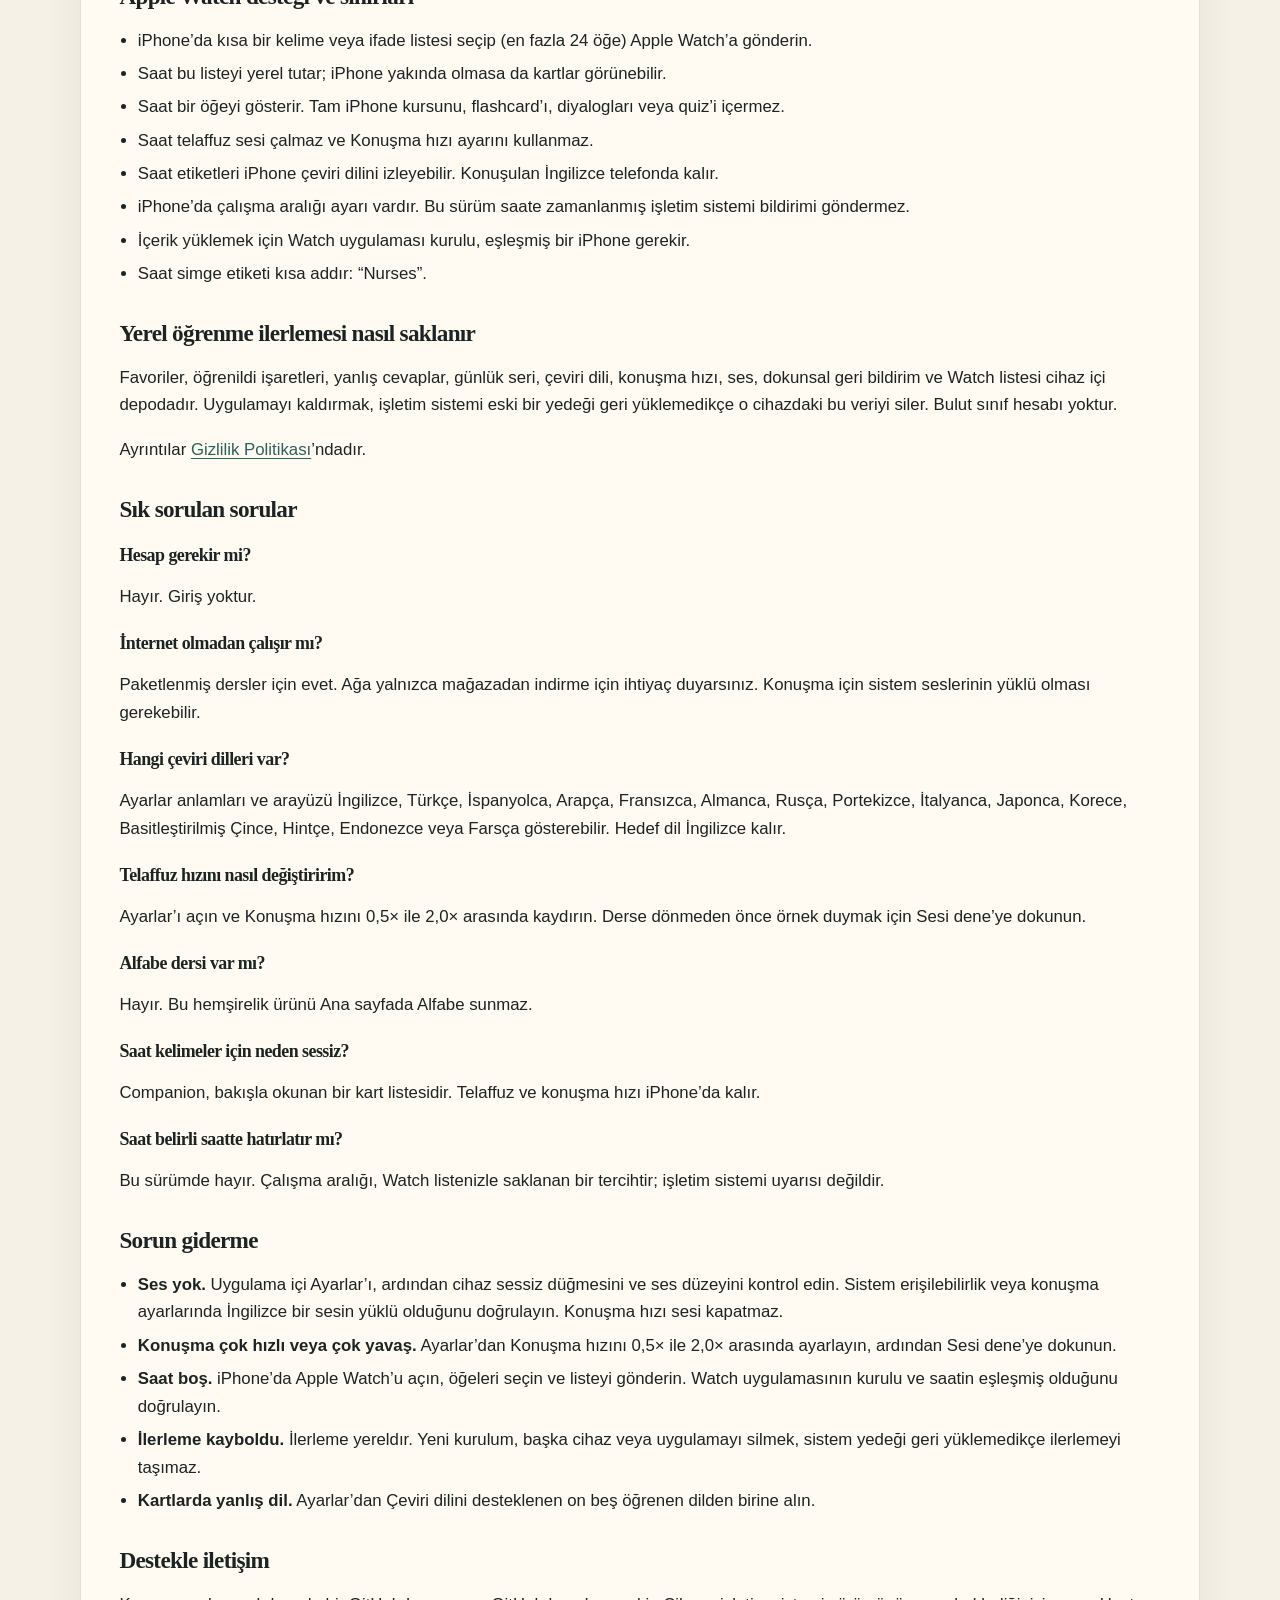
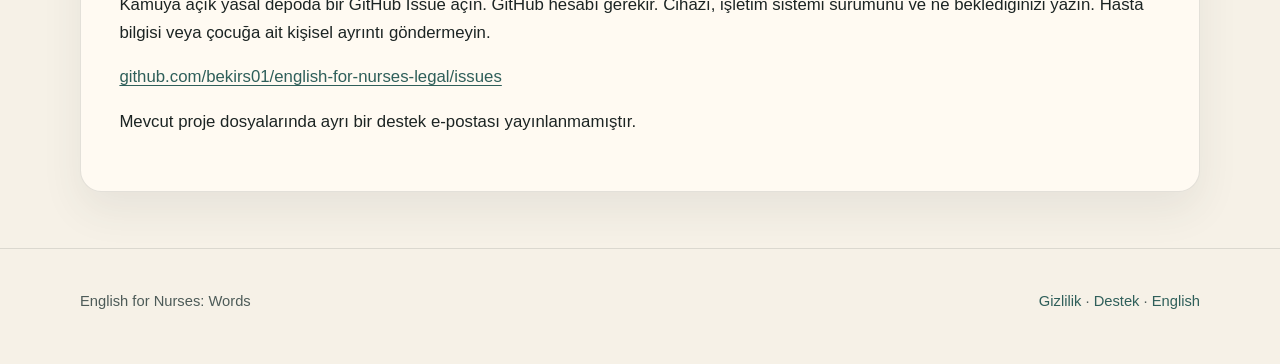
<file: support-tr.html>
<!DOCTYPE html>
<html lang="tr">
  <head>
    <meta charset="utf-8" />
    <meta name="viewport" content="width=device-width, initial-scale=1" />
    <title>Destek — English for Nurses: Words</title>
    <meta
      name="description"
      content="English for Nurses: Words desteği. Kelime, ifade, flashcard, diyalog, quiz, 15 çeviri dili, konuşma hızı, çevrimdışı kullanım ve Apple Watch sınırları."
    />
    <link rel="stylesheet" href="style.css" />
  </head>
  <body>
    <a class="skip" href="#main">İçeriğe geç</a>
    <header class="top">
      <div class="top-inner">
        <a class="brand" href="index-tr.html">
          <span class="mark" aria-hidden="true"></span>
          <span class="brand-name">
            English for Nurses
            <small>Klinik İngilizce kelimeleri</small>
          </span>
        </a>
        <nav aria-label="Ana menü">
          <a href="index-tr.html">Ana sayfa</a>
          <a href="privacy-tr.html">Gizlilik</a>
          <a href="support-tr.html" aria-current="page">Destek</a>
          <span class="lang" aria-label="Dil">
            <a href="support.html">EN</a>
            <a href="support-tr.html" aria-current="page">TR</a>
          </span>
        </nav>
      </div>
    </header>
    <main id="main" class="page">
      <div class="wrap">
        <article class="panel">
          <p class="kicker">Yardım</p>
          <h1>Destek — English for Nurses: Words</h1>
          <p class="lede">
            English for Nurses, hemşireler ve hemşirelik öğrencileri için
            kâğıt görünümünde, premium bir İngilizce kursudur. Dersler cihazda
            kalır. Bu sayfa mevcut uygulamanın gerçekten neleri içerdiğini
            anlatır.
          </p>
          <p class="note">
            Bu bir İngilizce öğrenme aracıdır. Tıbbi tavsiye değildir ve
            klinik başvuru kaynağı değildir.
          </p>

          <h2>Uygulama açıklaması</h2>
          <p>
            Ana sayfada altı hedef vardır: Kelime dağarcığı, İfadeler,
            Diyaloglar, Quiz, Yanlış cevaplar ve Apple Watch. Öğretilen dil
            İngilizcedir. Anlamlar ve arayüz dili on beş öğrenen dilden
            birine ayarlanabilir: İngilizce, Türkçe, İspanyolca, Arapça,
            Fransızca, Almanca, Rusça, Portekizce, İtalyanca, Japonca, Korece,
            Basitleştirilmiş Çince, Hintçe, Endonezce ve Farsça.
          </p>

          <h2>Kelime öğrenme</h2>
          <p>
            Yaklaşık 1.000 hemşirelik kelimesi 20 kategoride toplanır: anatomi,
            yaşamsal bulgular, semptomlar, ilaçlar, enfeksiyon kontrolü, acil
            bakım ve kayıt gibi başlıklar. Bir kategoriyi açıp listeyi
            çalışabilir, favori ekleyebilir, öğrenildi işaretleyebilir ve
            telaffuz dinleyebilirsiniz.
          </p>

          <h2>Hemşirelik ifadeleri</h2>
          <p>
            Yaklaşık 500 yatak başı ifadesi 10 kategoridedir: kabul, onam,
            ağrı, yaşamsal bulgular, ilaç iletişimi, işlemler, acil yanıt,
            teselli, taburcu ve teslim.
          </p>

          <h2>Flashcard</h2>
          <p>
            Bir kelime veya ifade setinden flashcard açabilir, anlamı görmek
            için kartı çevirebilir, karıştırabilir, favori veya öğrenildi
            işaretleyebilirsiniz. Kartlar listelerle aynı yerel ilerlemeyi
            kullanır.
          </p>

          <h2>Hemşirelik diyalogları</h2>
          <p>
            Yirmi beş kısa klinik diyalog, hemşire ile hasta (veya meslektaş)
            konuşma turlarını gösterir. Sahneyi okuyabilir, turları izleyebilir
            ve cihaz içi İngilizce konuşmayı dinleyebilirsiniz. Diyaloglar
            çalışma metnidir; canlı kişiyle konuşma pratiği değildir.
          </p>

          <h2>Quiz ve hata tekrarı</h2>
          <p>
            Quiz; çoktan seçmeli, ters çoktan seçmeli, yanıtı birleştirme ve
            yanıtı yazma biçimlerini karıştırabilir. Kaçırılan maddeler Yanlış
            Cevaplar’da toplanır. Sonradan doğru yanıt, o kaydı
            temizleyebilir.
          </p>

          <h2>Konuşma hızı</h2>
          <p>
            Ayarlar’da Konuşma hızı 0,5× ile 2,0× arasındadır. Kelime, ifade,
            diyalog ve ses denemesi için cihaz içi İngilizce telaffuzu
            yavaşlatmak veya hızlandırmak üzere kullanın. 1,0× normal öğrenme
            hızıdır. Bu denetim dokunma veya quiz ses efektlerini değiştirmez
            ve Apple Watch’ta konuşma hızı ayarı yoktur.
          </p>

          <h2>Çevrimdışı kullanım</h2>
          <p>
            Kelimeler, ifadeler, diyaloglar, görseller ve arayüz sesleri
            uygulamanın içindedir. Kurulumdan sonra çalışma için hesap, ders
            sunucusu veya internet bağlantısı gerekmez. Telaffuz, cihazda
            yüklü sesleri kullanır. Konuşma hızı ve diğer tercihler yerel
            saklanır. Ağa yalnızca mağazadan indirme için ihtiyaç duyarsınız;
            sistem sesi yüklü değilse işletim sistemi onu ayrıca indirebilir.
          </p>

          <h2>Apple Watch desteği ve sınırları</h2>
          <ul>
            <li>iPhone’da kısa bir kelime veya ifade listesi seçip (en fazla 24 öğe) Apple Watch’a gönderin.</li>
            <li>Saat bu listeyi yerel tutar; iPhone yakında olmasa da kartlar görünebilir.</li>
            <li>Saat bir öğeyi gösterir. Tam iPhone kursunu, flashcard’ı, diyalogları veya quiz’i içermez.</li>
            <li>Saat telaffuz sesi çalmaz ve Konuşma hızı ayarını kullanmaz.</li>
            <li>Saat etiketleri iPhone çeviri dilini izleyebilir. Konuşulan İngilizce telefonda kalır.</li>
            <li>iPhone’da çalışma aralığı ayarı vardır. Bu sürüm saate zamanlanmış işletim sistemi bildirimi göndermez.</li>
            <li>İçerik yüklemek için Watch uygulaması kurulu, eşleşmiş bir iPhone gerekir.</li>
            <li>Saat simge etiketi kısa addır: “Nurses”.</li>
          </ul>

          <h2>Yerel öğrenme ilerlemesi nasıl saklanır</h2>
          <p>
            Favoriler, öğrenildi işaretleri, yanlış cevaplar, günlük seri,
            çeviri dili, konuşma hızı, ses, dokunsal geri bildirim ve Watch
            listesi cihaz içi depodadır. Uygulamayı kaldırmak, işletim sistemi
            eski bir yedeği geri yüklemedikçe o cihazdaki bu veriyi siler.
            Bulut sınıf hesabı yoktur.
          </p>
          <p>
            Ayrıntılar <a href="privacy-tr.html">Gizlilik Politikası</a>’ndadır.
          </p>

          <h2>Sık sorulan sorular</h2>
          <h3>Hesap gerekir mi?</h3>
          <p>Hayır. Giriş yoktur.</p>
          <h3>İnternet olmadan çalışır mı?</h3>
          <p>
            Paketlenmiş dersler için evet. Ağa yalnızca mağazadan indirme için
            ihtiyaç duyarsınız. Konuşma için sistem seslerinin yüklü olması
            gerekebilir.
          </p>
          <h3>Hangi çeviri dilleri var?</h3>
          <p>
            Ayarlar anlamları ve arayüzü İngilizce, Türkçe, İspanyolca, Arapça,
            Fransızca, Almanca, Rusça, Portekizce, İtalyanca, Japonca, Korece,
            Basitleştirilmiş Çince, Hintçe, Endonezce veya Farsça gösterebilir.
            Hedef dil İngilizce kalır.
          </p>
          <h3>Telaffuz hızını nasıl değiştiririm?</h3>
          <p>
            Ayarlar’ı açın ve Konuşma hızını 0,5× ile 2,0× arasında kaydırın.
            Derse dönmeden önce örnek duymak için Sesi dene’ye dokunun.
          </p>
          <h3>Alfabe dersi var mı?</h3>
          <p>Hayır. Bu hemşirelik ürünü Ana sayfada Alfabe sunmaz.</p>
          <h3>Saat kelimeler için neden sessiz?</h3>
          <p>
            Companion, bakışla okunan bir kart listesidir. Telaffuz ve konuşma
            hızı iPhone’da kalır.
          </p>
          <h3>Saat belirli saatte hatırlatır mı?</h3>
          <p>
            Bu sürümde hayır. Çalışma aralığı, Watch listenizle saklanan bir
            tercihtir; işletim sistemi uyarısı değildir.
          </p>

          <h2>Sorun giderme</h2>
          <ul>
            <li>
              <strong>Ses yok.</strong> Uygulama içi Ayarlar’ı, ardından cihaz
              sessiz düğmesini ve ses düzeyini kontrol edin. Sistem
              erişilebilirlik veya konuşma ayarlarında İngilizce bir sesin
              yüklü olduğunu doğrulayın. Konuşma hızı sesi kapatmaz.
            </li>
            <li>
              <strong>Konuşma çok hızlı veya çok yavaş.</strong> Ayarlar’dan
              Konuşma hızını 0,5× ile 2,0× arasında ayarlayın, ardından Sesi
              dene’ye dokunun.
            </li>
            <li>
              <strong>Saat boş.</strong> iPhone’da Apple Watch’u açın, öğeleri
              seçin ve listeyi gönderin. Watch uygulamasının kurulu ve saatin
              eşleşmiş olduğunu doğrulayın.
            </li>
            <li>
              <strong>İlerleme kayboldu.</strong> İlerleme yereldır. Yeni
              kurulum, başka cihaz veya uygulamayı silmek, sistem yedeği geri
              yüklemedikçe ilerlemeyi taşımaz.
            </li>
            <li>
              <strong>Kartlarda yanlış dil.</strong> Ayarlar’dan Çeviri dilini
              desteklenen on beş öğrenen dilden birine alın.
            </li>
          </ul>

          <h2>Destekle iletişim</h2>
          <p>
            Kamuya açık yasal depoda bir GitHub Issue açın. GitHub hesabı
            gerekir. Cihazı, işletim sistemi sürümünü ve ne beklediğinizi
            yazın. Hasta bilgisi veya çocuğa ait kişisel ayrıntı göndermeyin.
          </p>
          <p>
            <a href="https://github.com/bekirs01/english-for-nurses-legal/issues"
              >github.com/bekirs01/english-for-nurses-legal/issues</a
            >
          </p>
          <p>
            Mevcut proje dosyalarında ayrı bir destek e-postası yayınlanmamıştır.
          </p>
        </article>
      </div>
    </main>
    <footer>
      <div class="foot-inner">
        <span>English for Nurses: Words</span>
        <span>
          <a href="privacy-tr.html">Gizlilik</a>
          ·
          <a href="support-tr.html">Destek</a>
          ·
          <a href="support.html">English</a>
        </span>
      </div>
    </footer>
  </body>
</html>
</file>
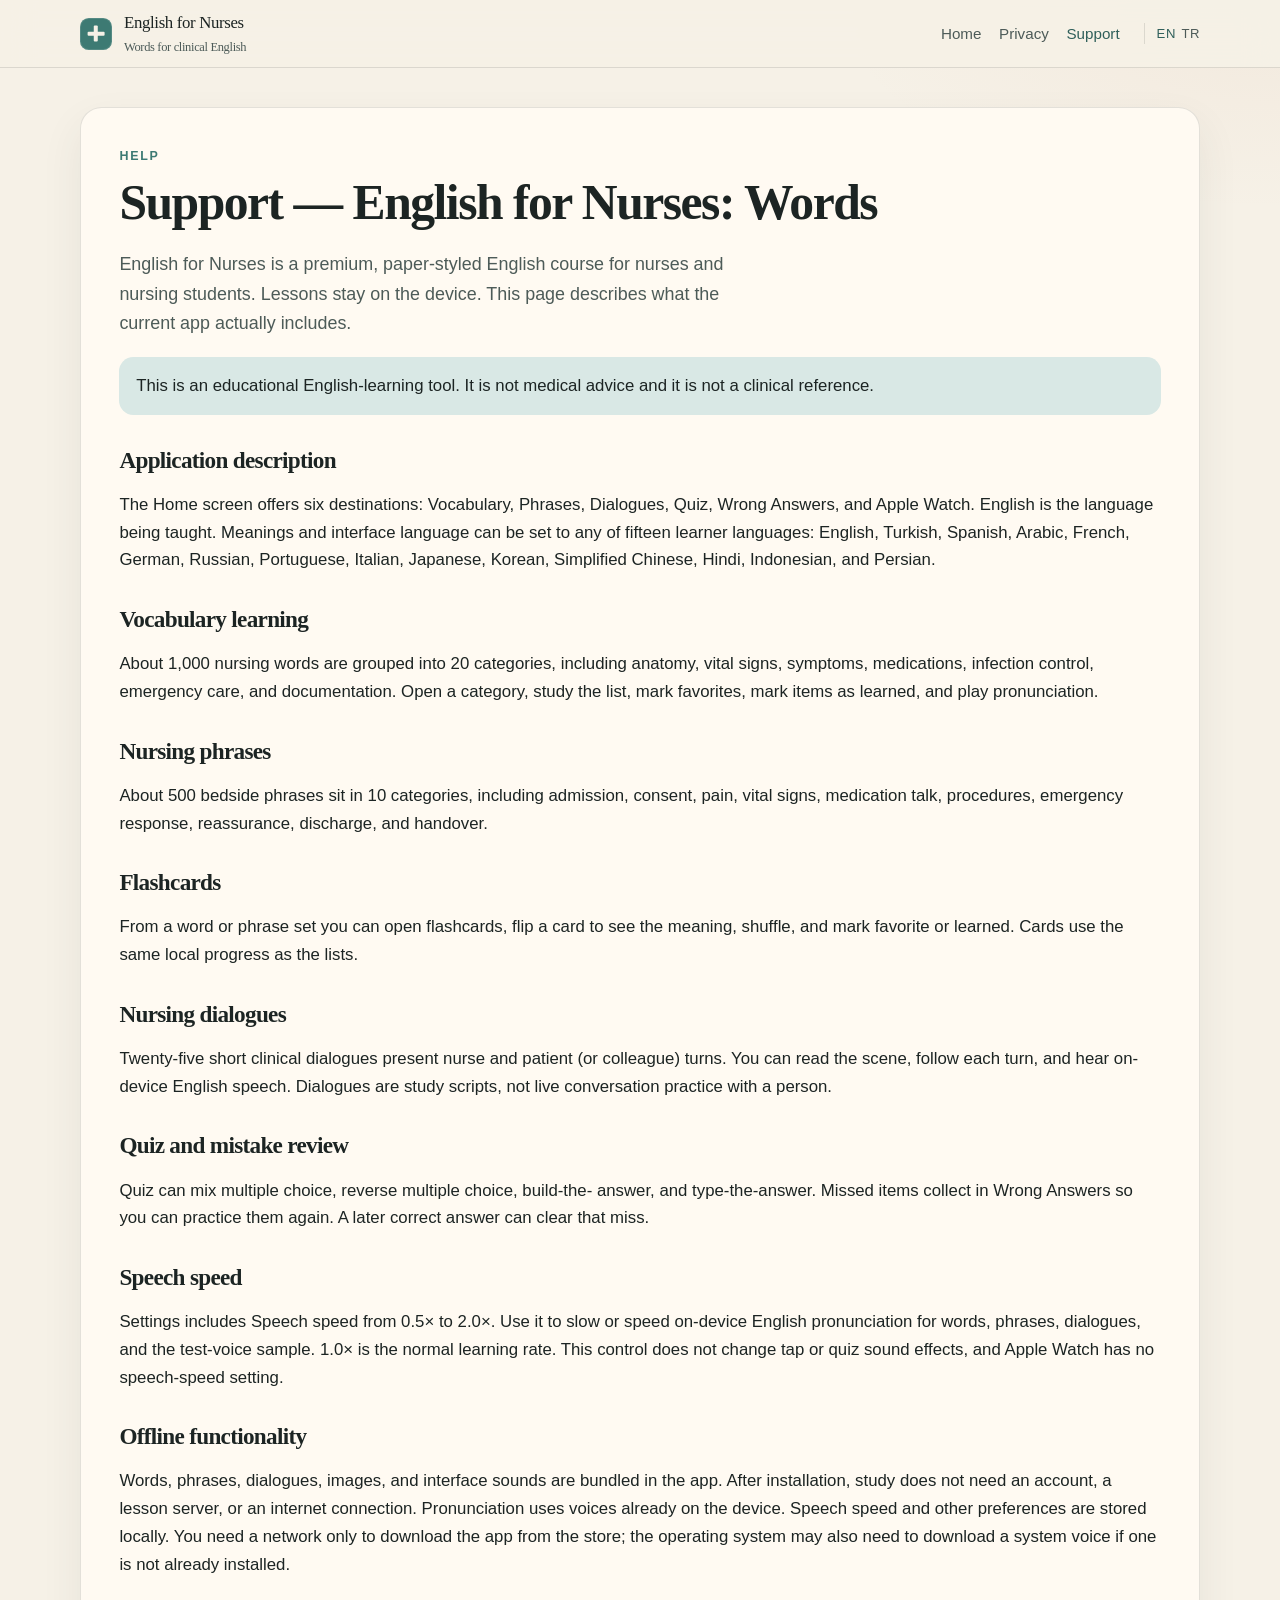
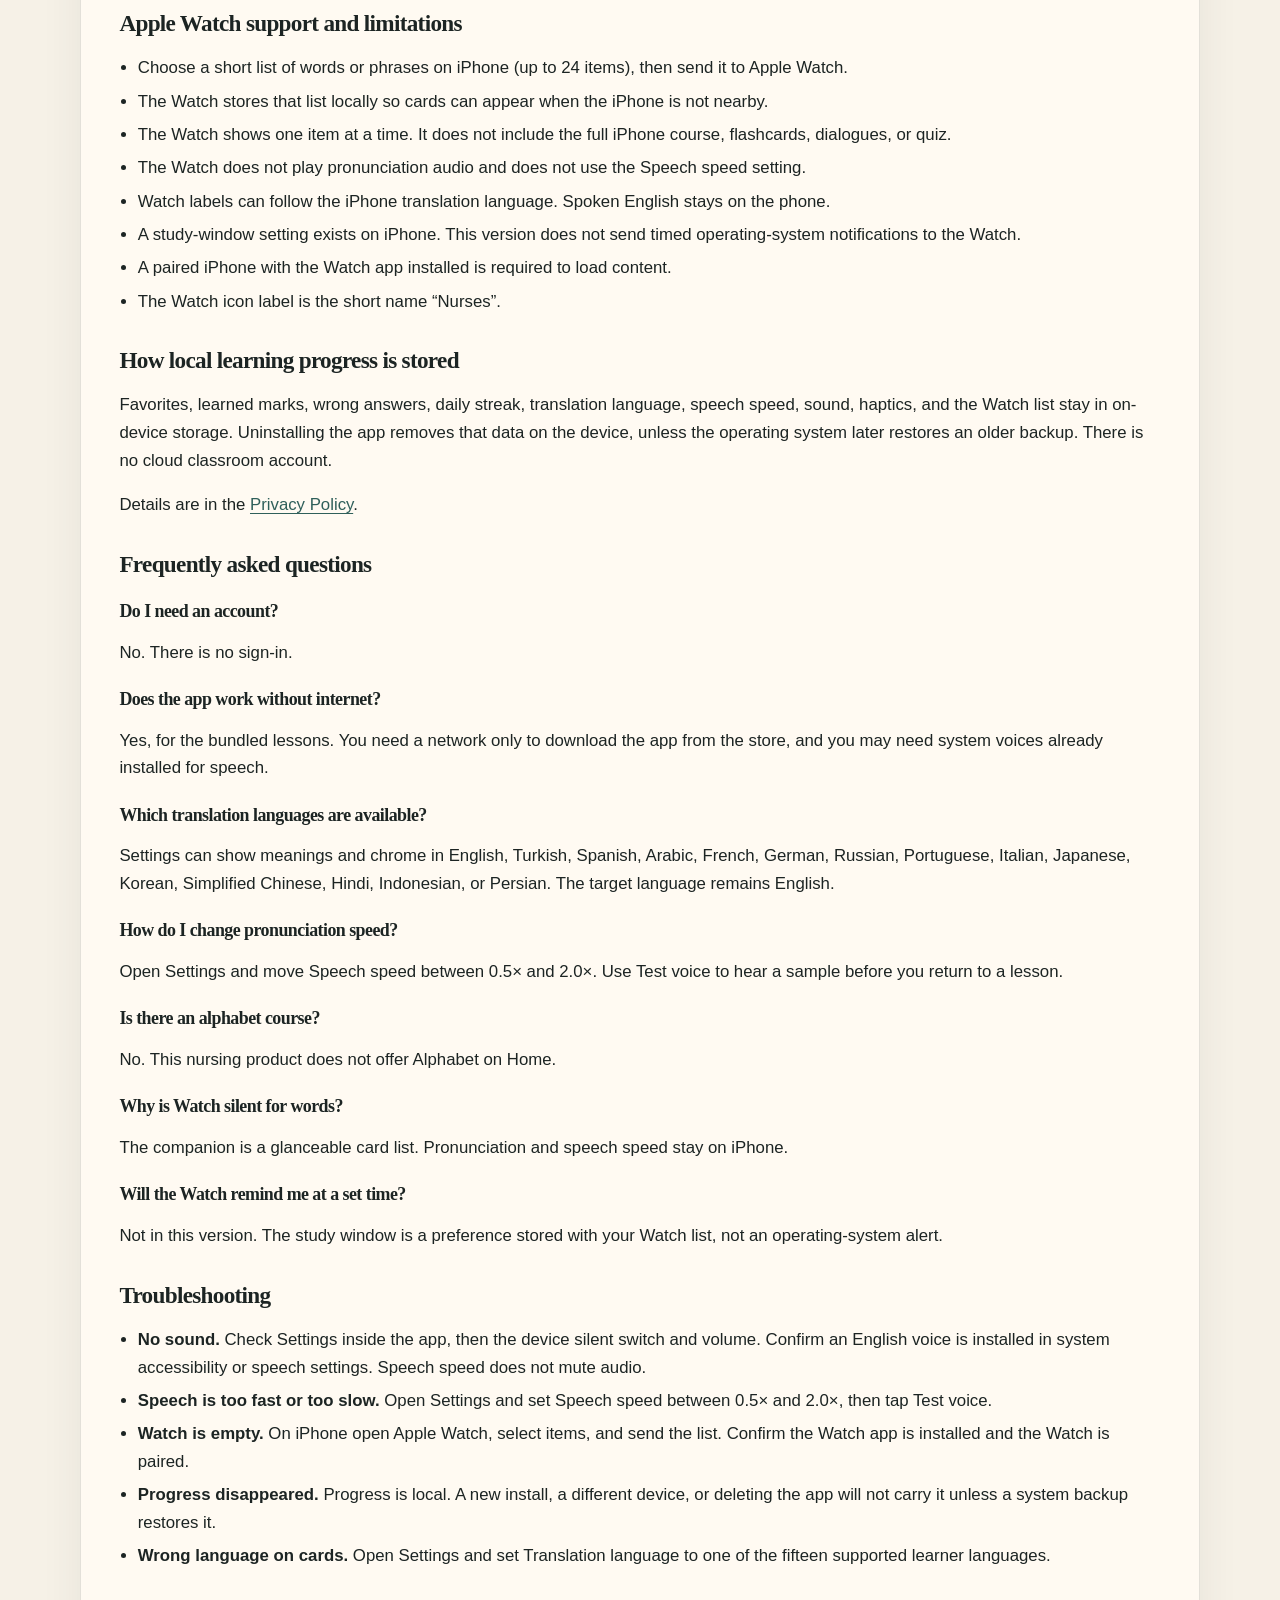
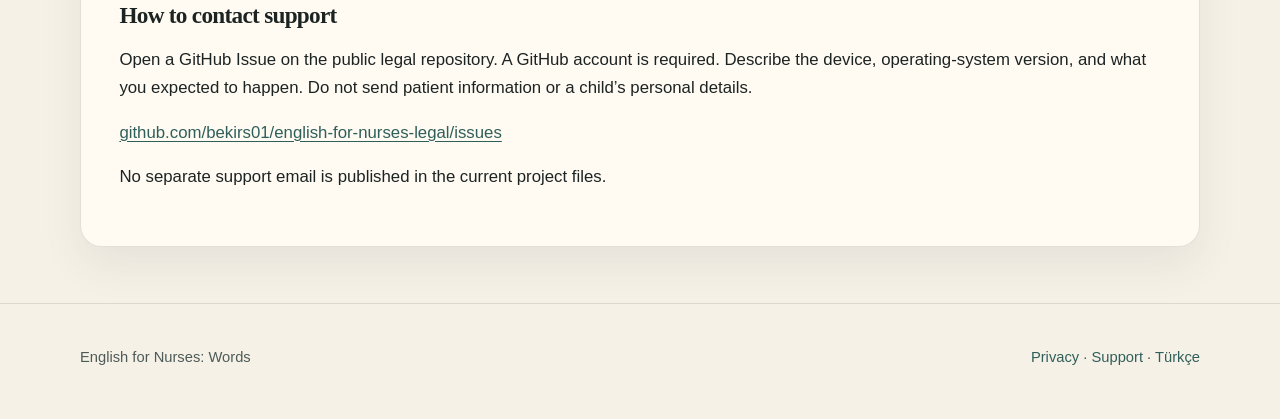
<file: support.html>
<!DOCTYPE html>
<html lang="en">
  <head>
    <meta charset="utf-8" />
    <meta name="viewport" content="width=device-width, initial-scale=1" />
    <title>Support — English for Nurses: Words</title>
    <meta
      name="description"
      content="Support for English for Nurses: Words. Vocabulary, phrases, flashcards, dialogues, quiz, 15 translation languages, speech speed, offline use, and Apple Watch limits."
    />
    <link rel="stylesheet" href="style.css" />
  </head>
  <body>
    <a class="skip" href="#main">Skip to content</a>
    <header class="top">
      <div class="top-inner">
        <a class="brand" href="index.html">
          <span class="mark" aria-hidden="true"></span>
          <span class="brand-name">
            English for Nurses
            <small>Words for clinical English</small>
          </span>
        </a>
        <nav aria-label="Primary">
          <a href="index.html">Home</a>
          <a href="privacy.html">Privacy</a>
          <a href="support.html" aria-current="page">Support</a>
          <span class="lang" aria-label="Language">
            <a href="support.html" aria-current="page">EN</a>
            <a href="support-tr.html">TR</a>
          </span>
        </nav>
      </div>
    </header>
    <main id="main" class="page">
      <div class="wrap">
        <article class="panel">
          <p class="kicker">Help</p>
          <h1>Support — English for Nurses: Words</h1>
          <p class="lede">
            English for Nurses is a premium, paper-styled English course for
            nurses and nursing students. Lessons stay on the device. This page
            describes what the current app actually includes.
          </p>
          <p class="note">
            This is an educational English-learning tool. It is not medical
            advice and it is not a clinical reference.
          </p>

          <h2>Application description</h2>
          <p>
            The Home screen offers six destinations: Vocabulary, Phrases,
            Dialogues, Quiz, Wrong Answers, and Apple Watch. English is the
            language being taught. Meanings and interface language can be set
            to any of fifteen learner languages: English, Turkish, Spanish,
            Arabic, French, German, Russian, Portuguese, Italian, Japanese,
            Korean, Simplified Chinese, Hindi, Indonesian, and Persian.
          </p>

          <h2>Vocabulary learning</h2>
          <p>
            About 1,000 nursing words are grouped into 20 categories, including
            anatomy, vital signs, symptoms, medications, infection control,
            emergency care, and documentation. Open a category, study the
            list, mark favorites, mark items as learned, and play
            pronunciation.
          </p>

          <h2>Nursing phrases</h2>
          <p>
            About 500 bedside phrases sit in 10 categories, including
            admission, consent, pain, vital signs, medication talk, procedures,
            emergency response, reassurance, discharge, and handover.
          </p>

          <h2>Flashcards</h2>
          <p>
            From a word or phrase set you can open flashcards, flip a card to
            see the meaning, shuffle, and mark favorite or learned. Cards use
            the same local progress as the lists.
          </p>

          <h2>Nursing dialogues</h2>
          <p>
            Twenty-five short clinical dialogues present nurse and patient (or
            colleague) turns. You can read the scene, follow each turn, and
            hear on-device English speech. Dialogues are study scripts, not
            live conversation practice with a person.
          </p>

          <h2>Quiz and mistake review</h2>
          <p>
            Quiz can mix multiple choice, reverse multiple choice, build-the-
            answer, and type-the-answer. Missed items collect in Wrong Answers
            so you can practice them again. A later correct answer can clear
            that miss.
          </p>

          <h2>Speech speed</h2>
          <p>
            Settings includes Speech speed from 0.5× to 2.0×. Use it to slow
            or speed on-device English pronunciation for words, phrases,
            dialogues, and the test-voice sample. 1.0× is the normal learning
            rate. This control does not change tap or quiz sound effects, and
            Apple Watch has no speech-speed setting.
          </p>

          <h2>Offline functionality</h2>
          <p>
            Words, phrases, dialogues, images, and interface sounds are bundled
            in the app. After installation, study does not need an account, a
            lesson server, or an internet connection. Pronunciation uses
            voices already on the device. Speech speed and other preferences
            are stored locally. You need a network only to download the app
            from the store; the operating system may also need to download a
            system voice if one is not already installed.
          </p>

          <h2>Apple Watch support and limitations</h2>
          <ul>
            <li>Choose a short list of words or phrases on iPhone (up to 24 items), then send it to Apple Watch.</li>
            <li>The Watch stores that list locally so cards can appear when the iPhone is not nearby.</li>
            <li>The Watch shows one item at a time. It does not include the full iPhone course, flashcards, dialogues, or quiz.</li>
            <li>The Watch does not play pronunciation audio and does not use the Speech speed setting.</li>
            <li>Watch labels can follow the iPhone translation language. Spoken English stays on the phone.</li>
            <li>A study-window setting exists on iPhone. This version does not send timed operating-system notifications to the Watch.</li>
            <li>A paired iPhone with the Watch app installed is required to load content.</li>
            <li>The Watch icon label is the short name “Nurses”.</li>
          </ul>

          <h2>How local learning progress is stored</h2>
          <p>
            Favorites, learned marks, wrong answers, daily streak, translation
            language, speech speed, sound, haptics, and the Watch list stay in
            on-device storage. Uninstalling the app removes that data on the
            device, unless the operating system later restores an older backup.
            There is no cloud classroom account.
          </p>
          <p>
            Details are in the
            <a href="privacy.html">Privacy Policy</a>.
          </p>

          <h2>Frequently asked questions</h2>
          <h3>Do I need an account?</h3>
          <p>No. There is no sign-in.</p>
          <h3>Does the app work without internet?</h3>
          <p>
            Yes, for the bundled lessons. You need a network only to download
            the app from the store, and you may need system voices already
            installed for speech.
          </p>
          <h3>Which translation languages are available?</h3>
          <p>
            Settings can show meanings and chrome in English, Turkish, Spanish,
            Arabic, French, German, Russian, Portuguese, Italian, Japanese,
            Korean, Simplified Chinese, Hindi, Indonesian, or Persian. The
            target language remains English.
          </p>
          <h3>How do I change pronunciation speed?</h3>
          <p>
            Open Settings and move Speech speed between 0.5× and 2.0×. Use
            Test voice to hear a sample before you return to a lesson.
          </p>
          <h3>Is there an alphabet course?</h3>
          <p>
            No. This nursing product does not offer Alphabet on Home.
          </p>
          <h3>Why is Watch silent for words?</h3>
          <p>
            The companion is a glanceable card list. Pronunciation and speech
            speed stay on iPhone.
          </p>
          <h3>Will the Watch remind me at a set time?</h3>
          <p>
            Not in this version. The study window is a preference stored with
            your Watch list, not an operating-system alert.
          </p>

          <h2>Troubleshooting</h2>
          <ul>
            <li>
              <strong>No sound.</strong> Check Settings inside the app, then
              the device silent switch and volume. Confirm an English voice is
              installed in system accessibility or speech settings. Speech
              speed does not mute audio.
            </li>
            <li>
              <strong>Speech is too fast or too slow.</strong> Open Settings
              and set Speech speed between 0.5× and 2.0×, then tap Test voice.
            </li>
            <li>
              <strong>Watch is empty.</strong> On iPhone open Apple Watch,
              select items, and send the list. Confirm the Watch app is
              installed and the Watch is paired.
            </li>
            <li>
              <strong>Progress disappeared.</strong> Progress is local. A new
              install, a different device, or deleting the app will not carry
              it unless a system backup restores it.
            </li>
            <li>
              <strong>Wrong language on cards.</strong> Open Settings and set
              Translation language to one of the fifteen supported learner
              languages.
            </li>
          </ul>

          <h2>How to contact support</h2>
          <p>
            Open a GitHub Issue on the public legal repository. A GitHub
            account is required. Describe the device, operating-system
            version, and what you expected to happen. Do not send patient
            information or a child’s personal details.
          </p>
          <p>
            <a href="https://github.com/bekirs01/english-for-nurses-legal/issues"
              >github.com/bekirs01/english-for-nurses-legal/issues</a
            >
          </p>
          <p>
            No separate support email is published in the current project
            files.
          </p>
        </article>
      </div>
    </main>
    <footer>
      <div class="foot-inner">
        <span>English for Nurses: Words</span>
        <span>
          <a href="privacy.html">Privacy</a>
          ·
          <a href="support.html">Support</a>
          ·
          <a href="support-tr.html">Türkçe</a>
        </span>
      </div>
    </footer>
  </body>
</html>
</file>
<file: style.css>
:root {
  --ivory: #f6f1e7;
  --ivory-deep: #ebe4d6;
  --paper: #fffaf2;
  --ink: #1c2423;
  --ink-soft: #4d5b58;
  --teal: #3d7a73;
  --teal-deep: #2f5f5a;
  --teal-soft: #d9e8e5;
  --copper: #c4896a;
  --sage: #8a9a7b;
  --line: rgba(28, 36, 35, 0.12);
  --shadow: 0 18px 42px rgba(45, 70, 66, 0.08);
  --max: 46rem;
  --display: "Iowan Old Style", "Palatino Linotype", Palatino, Georgia, serif;
  --sans: -apple-system, BlinkMacSystemFont, "Segoe UI", Helvetica, Arial, sans-serif;
}

*,
*::before,
*::after {
  box-sizing: border-box;
}

html {
  scroll-behavior: smooth;
}

body {
  margin: 0;
  color: var(--ink);
  background:
    radial-gradient(1200px 480px at 8% -10%, rgba(61, 122, 115, 0.09), transparent 55%),
    radial-gradient(900px 420px at 100% 0%, rgba(196, 137, 106, 0.08), transparent 50%),
    var(--ivory);
  font-family: var(--sans);
  font-size: 1.05rem;
  line-height: 1.65;
}

a {
  color: var(--teal-deep);
  text-decoration-thickness: 1px;
  text-underline-offset: 0.18em;
}

a:hover {
  color: var(--copper);
}

.skip {
  position: absolute;
  left: 1rem;
  top: -3rem;
  background: var(--ink);
  color: var(--ivory);
  padding: 0.5rem 0.8rem;
  border-radius: 0.4rem;
}

.skip:focus {
  top: 0.6rem;
  z-index: 20;
}

.top {
  position: sticky;
  top: 0;
  z-index: 10;
  backdrop-filter: blur(16px);
  background: rgba(246, 241, 231, 0.92);
  border-bottom: 1px solid var(--line);
}

.top-inner,
.wrap,
.foot-inner {
  width: min(1120px, calc(100% - 2rem));
  margin: 0 auto;
}

.top-inner,
.foot-inner {
  display: flex;
  align-items: center;
  justify-content: space-between;
  gap: 1rem;
  min-height: 4.2rem;
}

.brand {
  display: flex;
  align-items: center;
  gap: 0.75rem;
  color: inherit;
  text-decoration: none;
  min-width: 0;
}

.brand small {
  display: block;
  color: var(--ink-soft);
  font-weight: 500;
  font-size: 0.78rem;
}

.brand-name {
  font-family: var(--display);
  font-size: 1.05rem;
  letter-spacing: -0.02em;
}

.mark {
  position: relative;
  flex: 0 0 2rem;
  width: 2rem;
  height: 2rem;
  border-radius: 0.55rem;
  background: var(--teal);
  box-shadow: inset 0 0 0 1px rgba(255, 255, 255, 0.12);
}

.mark::before,
.mark::after {
  content: "";
  position: absolute;
  background: var(--ivory);
  border-radius: 1px;
}

.mark::before {
  width: 0.28rem;
  height: 1.05rem;
  left: 50%;
  top: 50%;
  transform: translate(-50%, -50%);
}

.mark::after {
  width: 1.05rem;
  height: 0.28rem;
  left: 50%;
  top: 50%;
  transform: translate(-50%, -50%);
}

nav {
  display: flex;
  flex-wrap: wrap;
  align-items: center;
  justify-content: flex-end;
  gap: 0.85rem 1.1rem;
}

nav a {
  text-decoration: none;
  color: var(--ink-soft);
  font-size: 0.95rem;
}

nav a[aria-current="page"],
nav a:hover {
  color: var(--teal-deep);
}

.lang {
  display: flex;
  gap: 0.35rem;
  margin-left: 0.4rem;
  padding-left: 0.75rem;
  border-left: 1px solid var(--line);
}

.lang a {
  font-size: 0.82rem;
  letter-spacing: 0.04em;
  text-transform: uppercase;
}

.hero,
.page {
  padding: 2.4rem 0 3.5rem;
}

.panel {
  background: var(--paper);
  border: 1px solid var(--line);
  border-radius: 1.35rem;
  box-shadow: var(--shadow);
  padding: clamp(1.4rem, 3vw, 2.4rem);
}

.kicker {
  margin: 0 0 0.45rem;
  color: var(--teal);
  font-size: 0.78rem;
  font-weight: 700;
  letter-spacing: 0.14em;
  text-transform: uppercase;
}

h1,
h2,
h3 {
  font-family: var(--display);
  letter-spacing: -0.03em;
  line-height: 1.18;
}

h1 {
  margin: 0 0 0.8rem;
  font-size: clamp(2rem, 5vw, 3.1rem);
  font-weight: 600;
}

h2 {
  margin: 2rem 0 0.7rem;
  font-size: 1.45rem;
}

h3 {
  margin: 1.4rem 0 0.45rem;
  font-size: 1.12rem;
}

.lede,
.meta {
  color: var(--ink-soft);
}

.lede {
  max-width: 38rem;
  font-size: 1.12rem;
}

.meta {
  font-size: 0.95rem;
}

.rule {
  border: 0;
  border-top: 1px solid var(--line);
  margin: 1.5rem 0;
}

.cards {
  display: grid;
  grid-template-columns: repeat(auto-fit, minmax(240px, 1fr));
  gap: 1rem;
  margin: 1.6rem 0 0;
}

.card {
  background: var(--paper);
  border: 1px solid var(--line);
  border-radius: 1.1rem;
  padding: 1.2rem 1.25rem 1.3rem;
  box-shadow: var(--shadow);
}

.card h2 {
  margin-top: 0.2rem;
  font-size: 1.3rem;
}

.actions {
  display: flex;
  flex-wrap: wrap;
  gap: 0.7rem;
  margin-top: 1.5rem;
}

.button {
  display: inline-flex;
  align-items: center;
  justify-content: center;
  min-height: 2.7rem;
  padding: 0.55rem 1.05rem;
  border-radius: 999px;
  background: var(--teal);
  color: #f8fffd;
  text-decoration: none;
  font-weight: 600;
}

.button.secondary {
  background: transparent;
  color: var(--teal-deep);
  box-shadow: inset 0 0 0 1px var(--teal);
}

.button:hover {
  background: var(--teal-deep);
  color: #f8fffd;
}

ul,
ol {
  padding-left: 1.15rem;
}

li + li {
  margin-top: 0.35rem;
}

.note {
  background: var(--teal-soft);
  border-radius: 0.9rem;
  padding: 0.95rem 1.05rem;
}

footer {
  border-top: 1px solid var(--line);
  padding: 1.2rem 0 1.8rem;
  color: var(--ink-soft);
  font-size: 0.92rem;
}

footer a {
  text-decoration: none;
}

@media (max-width: 720px) {
  .top-inner,
  .foot-inner {
    align-items: flex-start;
    flex-direction: column;
    padding: 0.85rem 0;
    min-height: 0;
  }

  nav,
  .lang {
    margin-left: 0;
    padding-left: 0;
    border-left: 0;
  }

  body {
    font-size: 1.02rem;
  }
}

@media (prefers-reduced-motion: reduce) {
  html {
    scroll-behavior: auto;
  }
}
</file>
